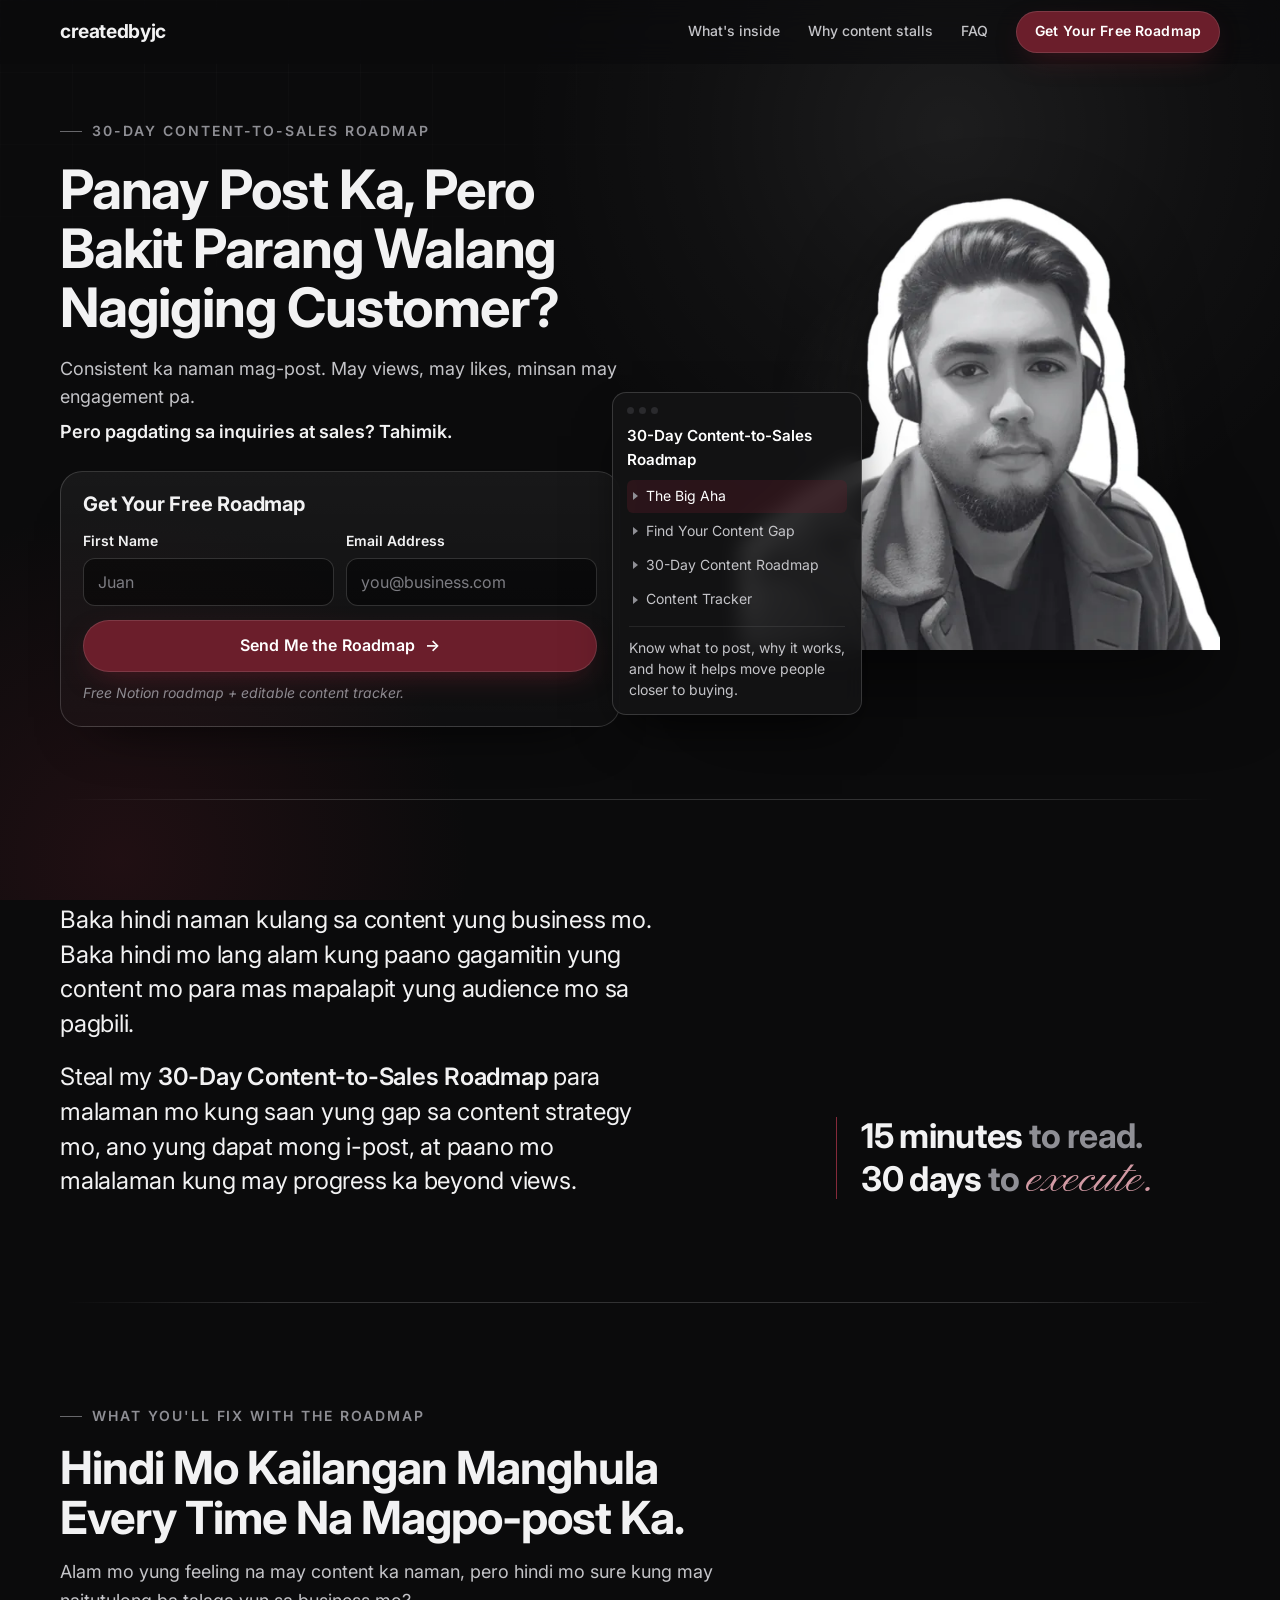
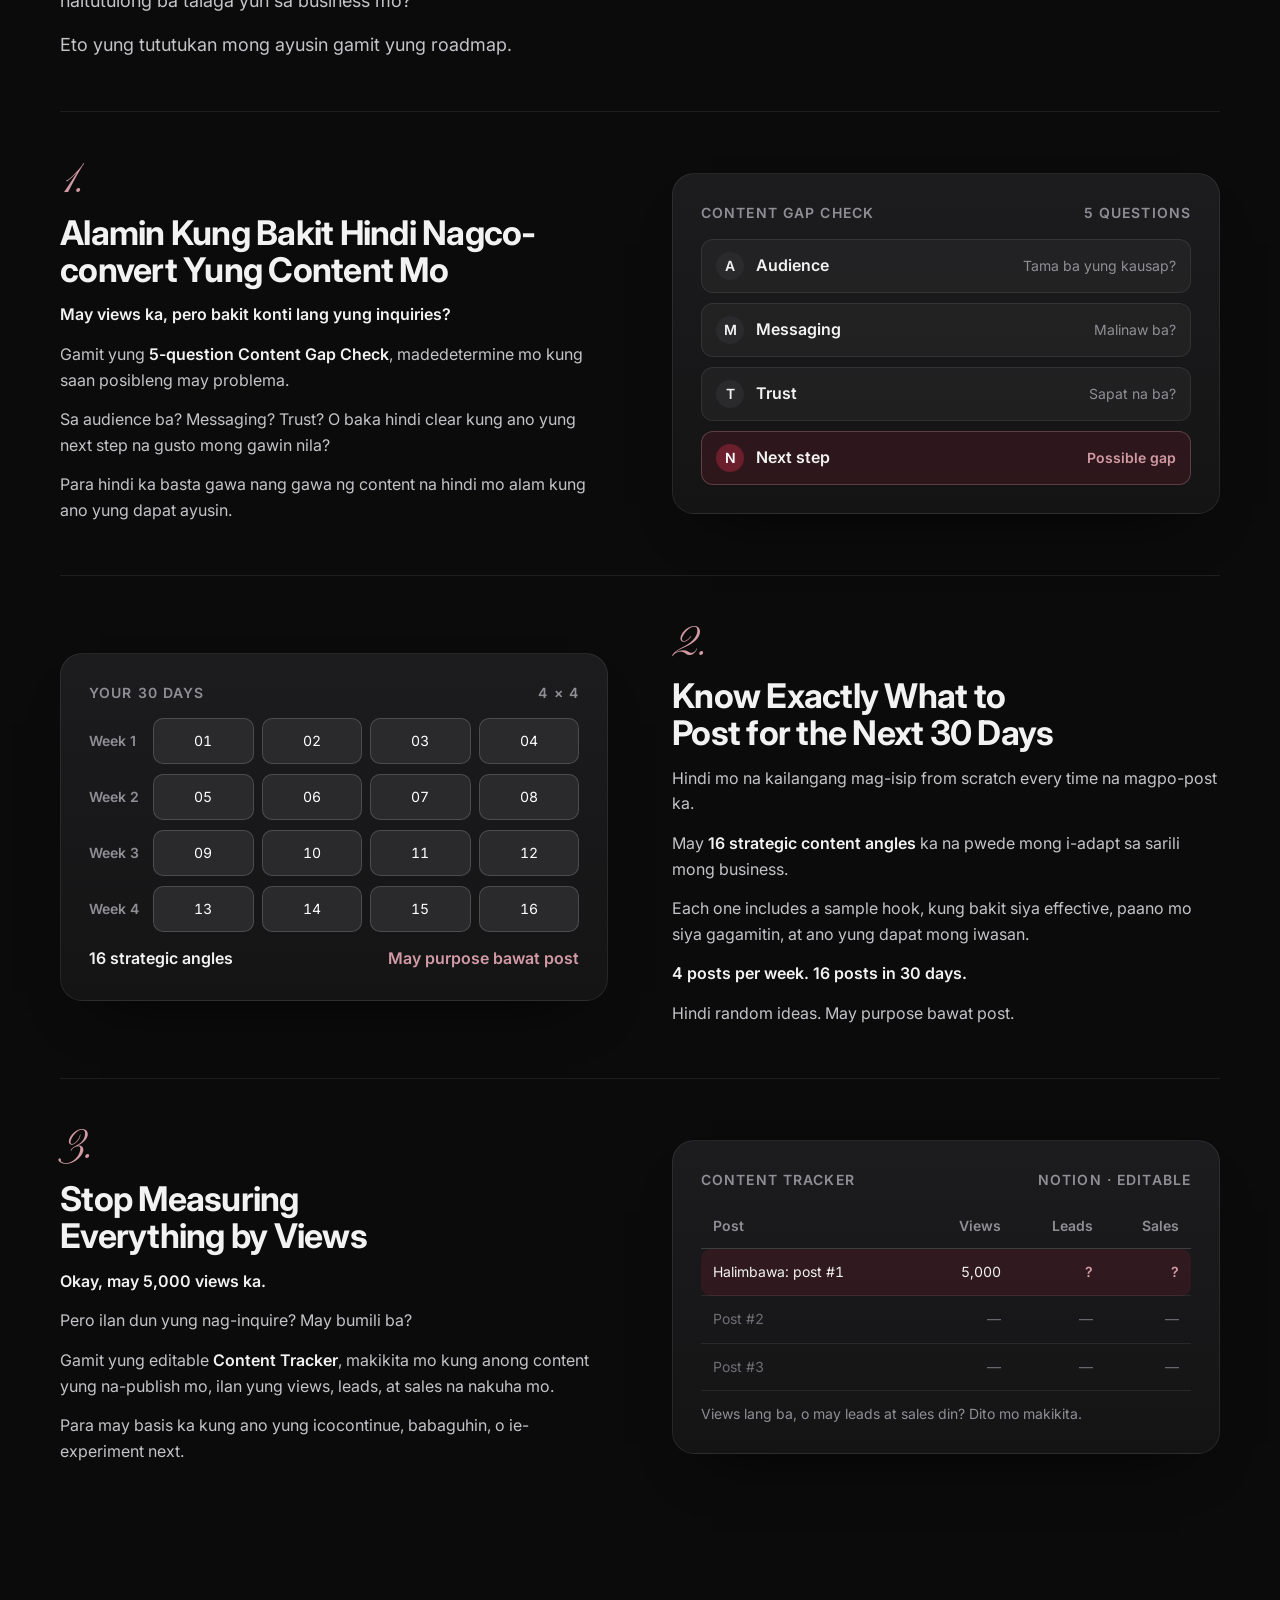
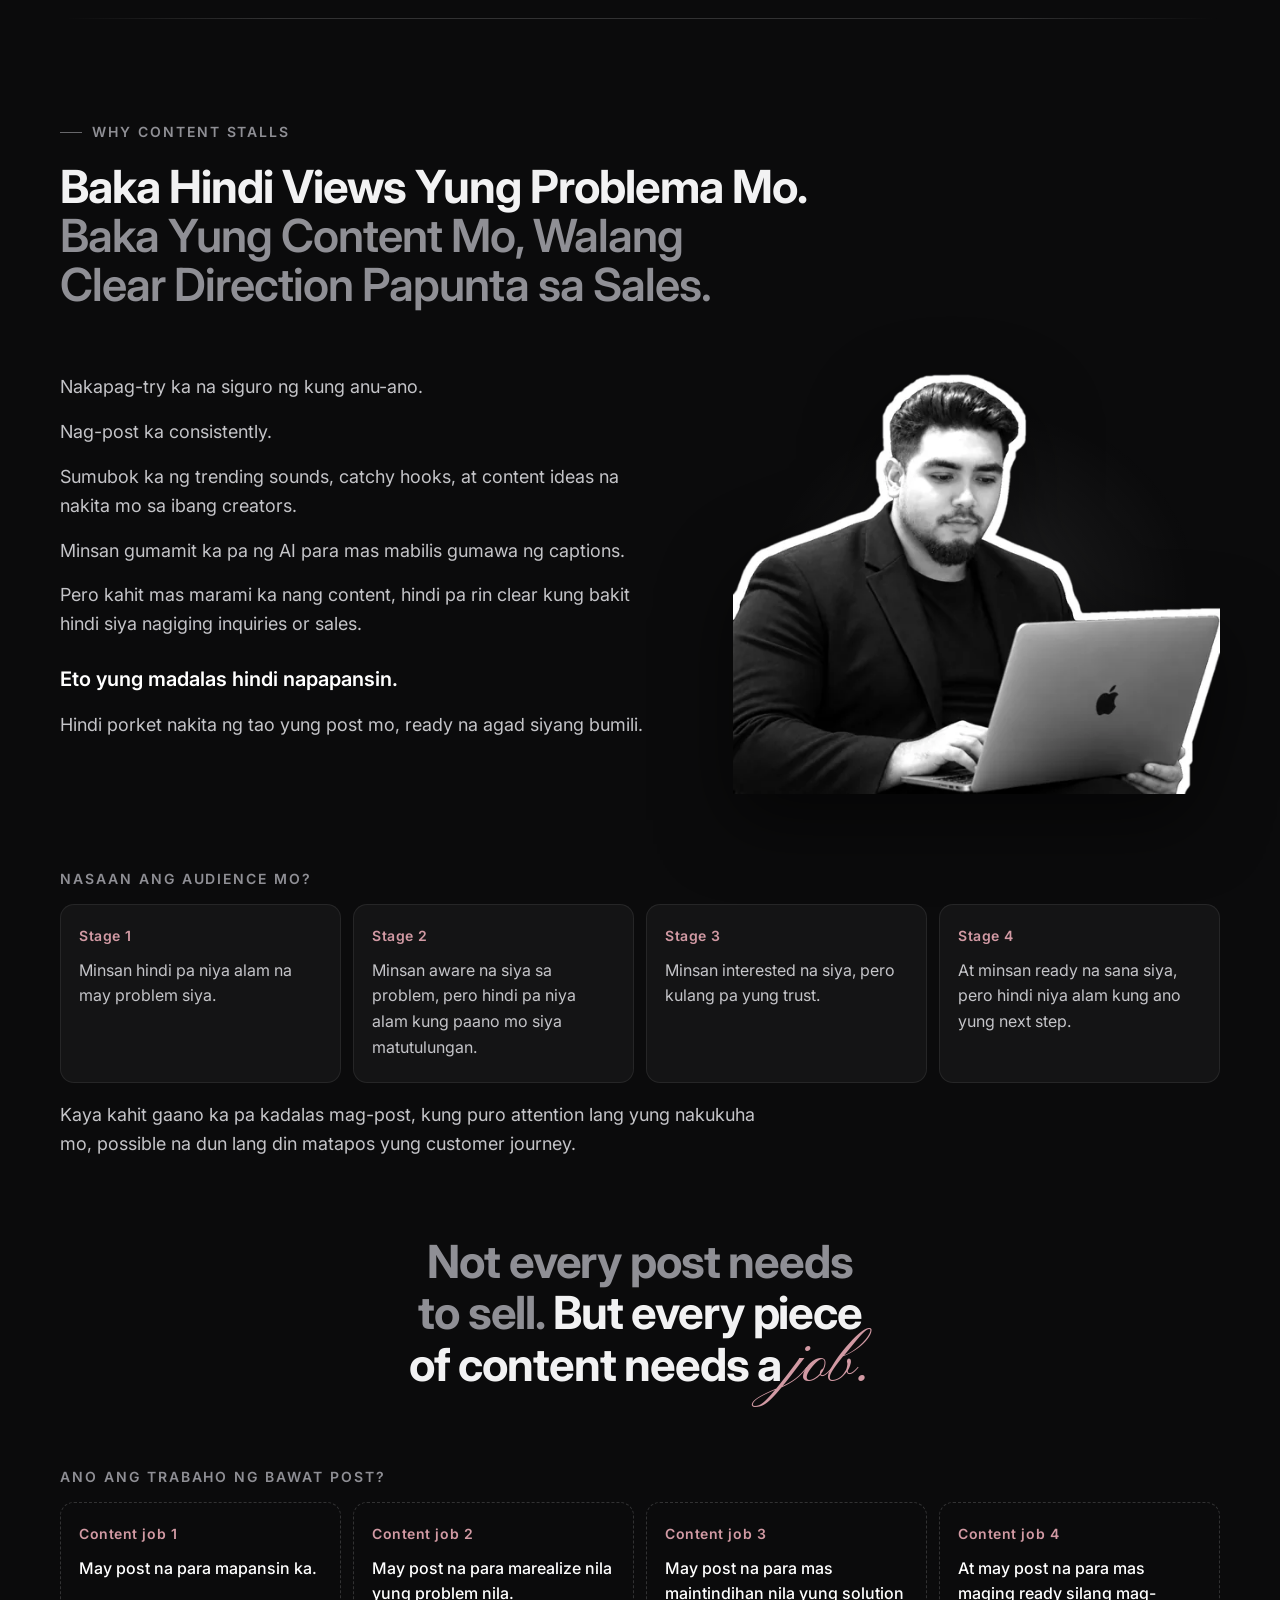
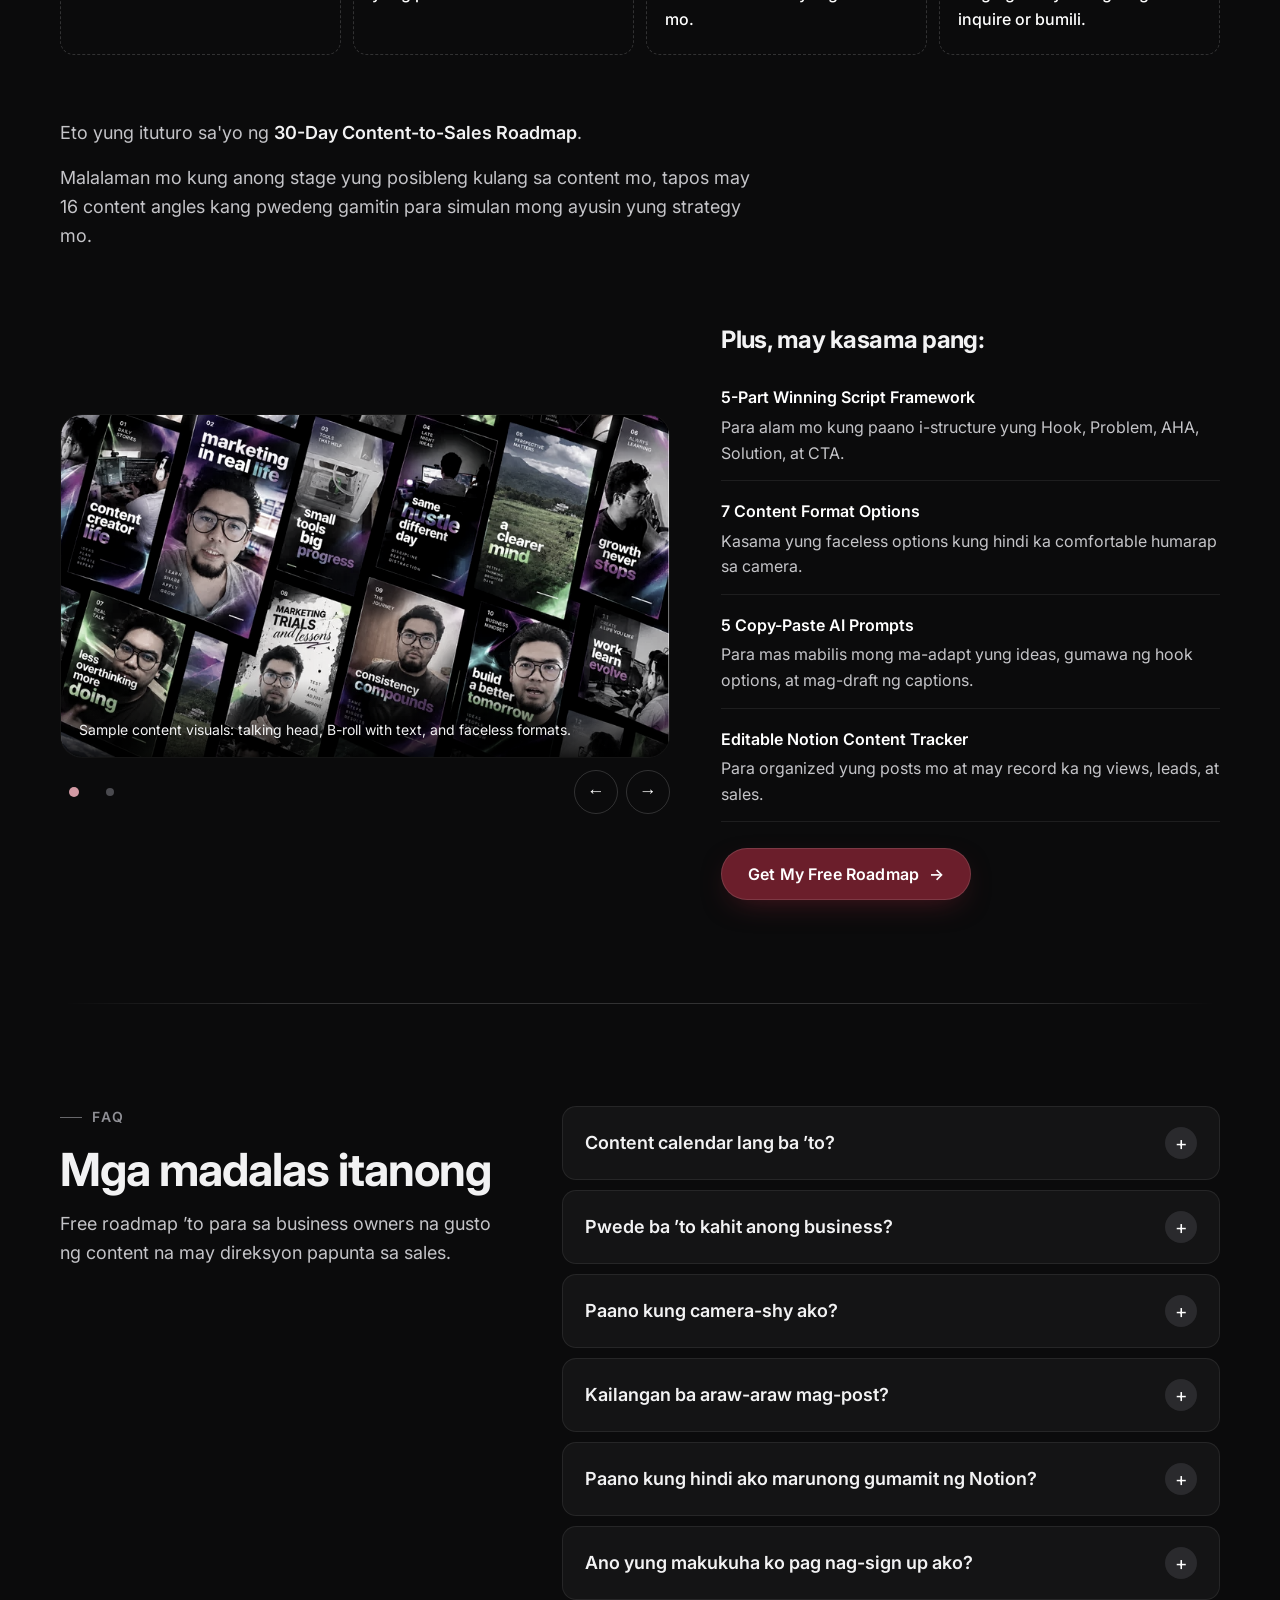
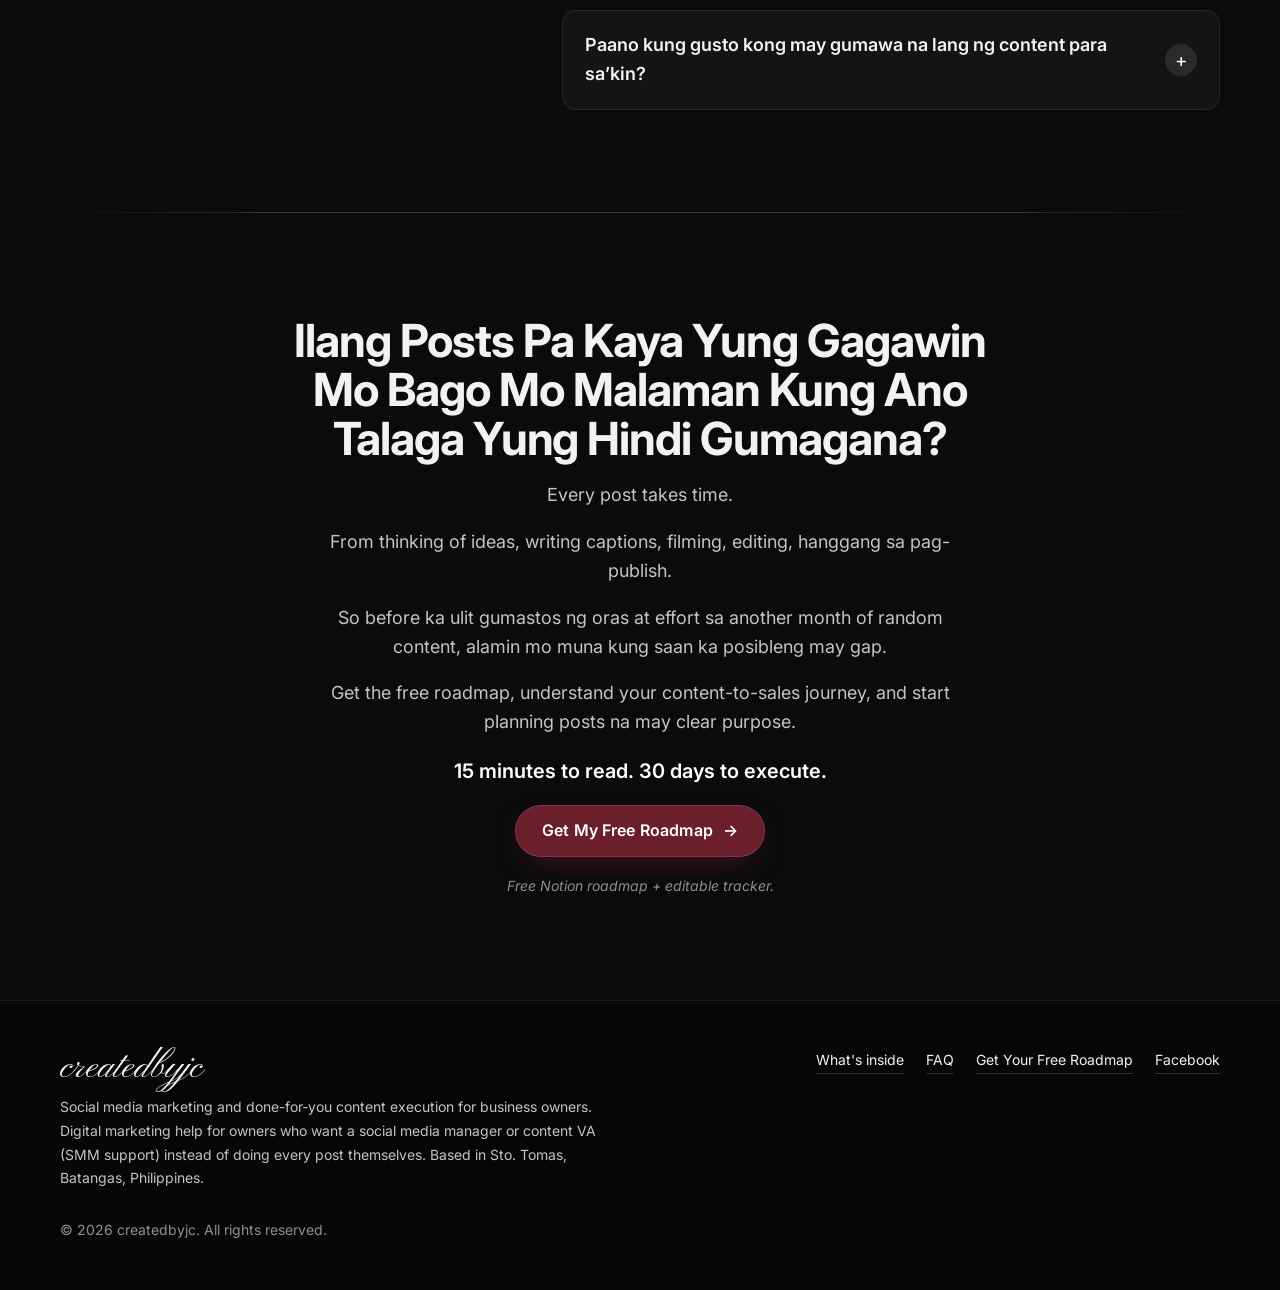
<file: index.html>
<!doctype html>
<html lang="fil" class="no-js">
<head>
<meta charset="utf-8">
<meta name="viewport" content="width=device-width, initial-scale=1, viewport-fit=cover">
<title>Free Social Media Marketing Roadmap | createdbyjc</title>
<meta name="claude:viewport-fit-sides" content="cover">
<meta name="description" content="Panay post pero walang sales? Get createdbyjc's free 30-Day Content-to-Sales Roadmap: social media marketing for business owners, plus a Notion tracker.">
<meta name="robots" content="index, follow, max-image-preview:large">
<meta name="theme-color" content="#121011">
<!-- CANONICAL: added by tools/set-domain.py once the production domain is known -->
<link rel="canonical" href="https://jcobar29.github.io/createdbyjc/">
<meta property="og:url" content="https://jcobar29.github.io/createdbyjc/">
<meta property="og:image" content="https://jcobar29.github.io/createdbyjc/assets/og-image.jpg">
<meta property="og:type" content="website">
<meta property="og:site_name" content="createdbyjc">
<meta property="og:locale" content="en_PH">
<meta property="og:title" content="Free 30-Day Content-to-Sales Roadmap | createdbyjc">
<meta property="og:description" content="Panay post ka, pero bakit parang walang nagiging customer? Alamin kung saan ang gap sa content strategy mo. Free Notion roadmap + editable content tracker.">
<meta name="twitter:card" content="summary_large_image">
<link rel="preconnect" href="https://fonts.googleapis.com">
<link rel="preconnect" href="https://fonts.gstatic.com" crossorigin>
<link rel="stylesheet" href="https://fonts.googleapis.com/css2?family=Inter:wght@400;500;600;700&family=Pinyon+Script&display=swap">
<link rel="preload" as="image" href="assets/jc-hero-960.webp" imagesrcset="assets/jc-hero-560.webp 560w, assets/jc-hero-960.webp 960w" imagesizes="(max-width: 560px) 320px, (max-width: 980px) 420px, 480px">
<link rel="stylesheet" href="assets/site.css">
<script type="application/ld+json">
{
  "@context": "https://schema.org",
  "@type": "ProfessionalService",
  "name": "createdbyjc",
  "url": "https://jcobar29.github.io/createdbyjc/",
  "description": "Done-for-you social media marketing and content execution for business owners, plus a free 30-Day Content-to-Sales Roadmap.",
  "areaServed": [
    { "@type": "City", "name": "Sto. Tomas", "containedInPlace": { "@type": "AdministrativeArea", "name": "Batangas, Philippines" } },
    { "@type": "Country", "name": "Philippines" }
  ],
  "knowsAbout": ["Social media marketing", "Social media manager services", "Digital marketing", "SMM", "Virtual assistant (VA) content support", "Content strategy"],
  "sameAs": ["https://www.facebook.com/createdbyjc.cobar/"]
}
</script>
</head>
<body>
<a class="skip" href="#main">Skip to content</a>
<div class="backdrop" aria-hidden="true"><div class="grain"></div></div>

<header class="site-header">
  <div class="wrap">
    <a class="wordmark" href="index.html" aria-label="createdbyjc home">createdbyjc</a>
    <nav class="nav" aria-label="Main">
      <a href="#roadmap">What's inside</a>
      <a href="#why">Why content stalls</a>
      <a href="#faq">FAQ</a>
      <a class="btn btn-sm" href="#optin">Get Your Free Roadmap</a>
    </nav>
  </div>
</header>

<main id="main">

  <!-- HERO -->
  <section class="hero" aria-labelledby="hero-title">
    <div class="wrap hero-grid">
      <div class="hero-copy">
        <p class="eyebrow">30-Day Content-to-Sales Roadmap</p>
        <h1 id="hero-title">Panay Post Ka, Pero Bakit Parang Walang Nagiging Customer?</h1>
        <div class="pain">
          <p>Consistent ka naman mag-post. May views, may likes, minsan may engagement pa.</p>
          <p><strong>Pero pagdating sa inquiries at sales? Tahimik.</strong></p>
        </div>

        <form id="optin-form" class="optin" novalidate data-next="thank-you.html" aria-labelledby="optin-title">
          <span id="optin" class="sr-only" tabindex="-1"></span>
          <h2 id="optin-title">Get Your Free Roadmap</h2>
          <div class="fields">
            <div class="field">
              <label for="first-name">First Name</label>
              <input id="first-name" name="firstName" type="text" autocomplete="given-name" placeholder="Juan" required aria-describedby="first-name-error" maxlength="60">
              <p class="error" id="first-name-error" aria-live="polite"></p>
            </div>
            <div class="field">
              <label for="email">Email Address</label>
              <input id="email" name="email" type="email" inputmode="email" autocomplete="email" placeholder="you@business.com" required aria-describedby="email-error" maxlength="120">
              <p class="error" id="email-error" aria-live="polite"></p>
            </div>
          </div>
          <button class="btn" type="submit">Send Me the Roadmap <span class="arrow" aria-hidden="true">→</span></button>
          <div class="form-status" role="status" aria-live="polite"></div>
          <p class="fine">Free Notion roadmap + editable content tracker.</p>
        </form>
      </div>

      <div class="hero-visual">
        <div class="portrait">
          <img src="assets/jc-hero-960.webp"
               srcset="assets/jc-hero-560.webp 560w, assets/jc-hero-960.webp 960w"
               sizes="(max-width: 560px) 320px, (max-width: 980px) 420px, 480px"
               width="960" height="908" fetchpriority="high"
               alt="Black-and-white portrait of createdbyjc wearing headphones and a coat, with a white cutout outline">
        </div>
        <div class="roadmap-card" role="img" aria-label="Preview of the 30-Day Content-to-Sales Roadmap in Notion: The Big Aha, Find Your Content Gap, 30-Day Content Roadmap, Content Tracker. Know what to post, why it works, and how it helps move people closer to buying.">
          <div class="dots"><i></i><i></i><i></i></div>
          <div class="rc-title">30-Day Content-to-Sales Roadmap</div>
          <ul>
            <li>The Big Aha</li>
            <li>Find Your Content Gap</li>
            <li>30-Day Content Roadmap</li>
            <li>Content Tracker</li>
          </ul>
          <p class="rc-sub">Know what to post, why it works, and how it helps move people closer to buying.</p>
        </div>
      </div>
    </div>
  </section>

  <!-- BRIDGE -->
  <section class="band bridge" aria-label="About the roadmap">
    <div class="wrap bridge-grid">
      <div class="statement reveal">
        <p>Baka hindi naman kulang sa content yung business mo. Baka hindi mo lang alam kung paano gagamitin yung content mo para mas mapalapit yung audience mo sa pagbili.</p>
        <p>Steal my <strong>30-Day Content-to-Sales Roadmap</strong> para malaman mo kung saan yung gap sa content strategy mo, ano yung dapat mong i-post, at paano mo malalaman kung may progress ka beyond views.</p>
      </div>
      <div class="timebox reveal">
        <p class="big">15 minutes <span class="muted">to read.</span></p>
        <p class="big">30 days <span class="muted">to</span> <span class="script">execute.</span></p>
      </div>
    </div>
  </section>

  <!-- BENEFITS -->
  <section id="roadmap" class="band" aria-labelledby="benefits-title">
    <div class="wrap">
      <div class="section-head reveal">
        <p class="eyebrow">What you'll fix with the roadmap</p>
        <h2 id="benefits-title">Hindi Mo Kailangan Manghula Every Time Na Magpo-post Ka.</h2>
        <p class="lede">Alam mo yung feeling na may content ka naman, pero hindi mo sure kung may naitutulong ba talaga yun sa business mo?</p>
        <p class="lede">Eto yung tututukan mong ayusin gamit yung roadmap.</p>
      </div>

      <div class="benefits">
        <article class="benefit">
          <div class="benefit-copy reveal">
            <span class="num" aria-hidden="true">1.</span>
            <h3>Alamin Kung Bakit Hindi Nagco-convert Yung Content Mo</h3>
            <p class="kicker">May views ka, pero bakit konti lang yung inquiries?</p>
            <p>Gamit yung <strong>5-question Content Gap Check</strong>, madedetermine mo kung saan posibleng may problema.</p>
            <p>Sa audience ba? Messaging? Trust? O baka hindi clear kung ano yung next step na gusto mong gawin nila?</p>
            <p>Para hindi ka basta gawa nang gawa ng content na hindi mo alam kung ano yung dapat ayusin.</p>
          </div>
          <div class="benefit-visual reveal">
            <div class="panel" role="img" aria-label="Illustration of the Content Gap Check: audience, messaging, trust and next step, with the next step flagged as a possible gap">
              <div class="panel-label"><span>Content Gap Check</span><span>5 questions</span></div>
              <div class="gapcheck">
                <div class="row"><span class="q">A</span><b>Audience</b><span class="tag">Tama ba yung kausap?</span></div>
                <div class="row"><span class="q">M</span><b>Messaging</b><span class="tag">Malinaw ba?</span></div>
                <div class="row"><span class="q">T</span><b>Trust</b><span class="tag">Sapat na ba?</span></div>
                <div class="row flag"><span class="q">N</span><b>Next step</b><span class="tag">Possible gap</span></div>
              </div>
            </div>
          </div>
        </article>

        <article class="benefit">
          <div class="benefit-copy reveal">
            <span class="num" aria-hidden="true">2.</span>
            <h3>Know Exactly What to Post for the Next 30 Days</h3>
            <p>Hindi mo na kailangang mag-isip from scratch every time na magpo-post ka.</p>
            <p>May <strong>16 strategic content angles</strong> ka na pwede mong i-adapt sa sarili mong business.</p>
            <p>Each one includes a sample hook, kung bakit siya effective, paano mo siya gagamitin, at ano yung dapat mong iwasan.</p>
            <p class="kicker">4 posts per week. 16 posts in 30 days.</p>
            <p>Hindi random ideas. May purpose bawat post.</p>
          </div>
          <div class="benefit-visual reveal">
            <div class="panel" role="img" aria-label="Calendar: 4 weeks with 4 posts each, 16 posts in 30 days">
              <div class="panel-label"><span>Your 30 days</span><span>4 × 4</span></div>
              <div class="month">
                <div class="week"><span>Week 1</span><i style="--i:0">01</i><i style="--i:1">02</i><i style="--i:2">03</i><i style="--i:3">04</i></div>
                <div class="week"><span>Week 2</span><i style="--i:4">05</i><i style="--i:5">06</i><i style="--i:6">07</i><i style="--i:7">08</i></div>
                <div class="week"><span>Week 3</span><i style="--i:8">09</i><i style="--i:9">10</i><i style="--i:10">11</i><i style="--i:11">12</i></div>
                <div class="week"><span>Week 4</span><i style="--i:12">13</i><i style="--i:13">14</i><i style="--i:14">15</i><i style="--i:15">16</i></div>
              </div>
              <div class="month-foot"><span>16 strategic angles</span><span>May purpose bawat post</span></div>
            </div>
          </div>
        </article>

        <article class="benefit">
          <div class="benefit-copy reveal">
            <span class="num" aria-hidden="true">3.</span>
            <h3>Stop Measuring Everything by Views</h3>
            <p class="kicker">Okay, may 5,000 views ka.</p>
            <p>Pero ilan dun yung nag-inquire? May bumili ba?</p>
            <p>Gamit yung editable <strong>Content Tracker</strong>, makikita mo kung anong content yung na-publish mo, ilan yung views, leads, at sales na nakuha mo.</p>
            <p>Para may basis ka kung ano yung icocontinue, babaguhin, o ie-experiment next.</p>
          </div>
          <div class="benefit-visual reveal">
            <div class="panel">
              <div class="panel-label"><span>Content Tracker</span><span>Notion · editable</span></div>
              <div class="table-scroll">
                <table class="tracker">
                  <caption class="sr-only">Example row of the content tracker: views are recorded next to leads and sales</caption>
                  <thead><tr><th scope="col">Post</th><th scope="col" class="num">Views</th><th scope="col" class="num">Leads</th><th scope="col" class="num">Sales</th></tr></thead>
                  <tbody>
                    <tr class="example"><td>Halimbawa: post #1</td><td class="num">5,000</td><td class="num q">?</td><td class="num q">?</td></tr>
                    <tr class="empty"><td>Post #2</td><td class="num">—</td><td class="num">—</td><td class="num">—</td></tr>
                    <tr class="empty"><td>Post #3</td><td class="num">—</td><td class="num">—</td><td class="num">—</td></tr>
                  </tbody>
                </table>
              </div>
              <p class="tracker-note">Views lang ba, o may leads at sales din? Dito mo makikita.</p>
            </div>
          </div>
        </article>
      </div>
    </div>
  </section>

  <!-- POSITIONING -->
  <section id="why" class="band" aria-labelledby="why-title">
    <div class="wrap">
      <div class="pos-head reveal">
        <p class="eyebrow">Why content stalls</p>
        <h2 id="why-title">Baka Hindi Views Yung Problema Mo. <span class="soft">Baka Yung Content Mo, Walang Clear Direction Papunta sa Sales.</span></h2>
      </div>

      <div class="pos-grid">
        <div class="story reveal">
          <p>Nakapag-try ka na siguro ng kung anu-ano.</p>
          <p>Nag-post ka consistently.</p>
          <p>Sumubok ka ng trending sounds, catchy hooks, at content ideas na nakita mo sa ibang creators.</p>
          <p>Minsan gumamit ka pa ng AI para mas mabilis gumawa ng captions.</p>
          <p>Pero kahit mas marami ka nang content, hindi pa rin clear kung bakit hindi siya nagiging inquiries or sales.</p>
          <p class="turn">Eto yung madalas hindi napapansin.</p>
          <p>Hindi porket nakita ng tao yung post mo, ready na agad siyang bumili.</p>
        </div>
        <figure class="cutout pos-photo reveal">
          <img src="assets/jc-focus-880.webp" srcset="assets/jc-focus-560.webp 560w, assets/jc-focus-880.webp 880w"
               sizes="(max-width: 860px) 460px, 460px" width="880" height="760" loading="lazy" decoding="async"
               alt="Black-and-white cutout of createdbyjc typing on a laptop, focused on the screen">
        </figure>
      </div>

      <div class="journey">
        <h3 class="reveal">Nasaan ang audience mo?</h3>
        <ol class="stages reveal">
          <li class="stage"><p>Minsan hindi pa niya alam na may problem siya.</p></li>
          <li class="stage"><p>Minsan aware na siya sa problem, pero hindi pa niya alam kung paano mo siya matutulungan.</p></li>
          <li class="stage"><p>Minsan interested na siya, pero kulang pa yung trust.</p></li>
          <li class="stage"><p>At minsan ready na sana siya, pero hindi niya alam kung ano yung next step.</p></li>
        </ol>
        <p class="bridge-line reveal">Kaya kahit gaano ka pa kadalas mag-post, kung puro attention lang yung nakukuha mo, possible na dun lang din matapos yung customer journey.</p>
      </div>

      <div class="quote reveal">
        <p><span class="soft">Not every post needs to sell.</span> But every piece of content needs a <span class="script">job.</span></p>
      </div>

      <div class="journey tight">
        <h3 class="reveal">Ano ang trabaho ng bawat post?</h3>
        <ol class="stages jobs reveal">
          <li class="stage"><p>May post na para mapansin ka.</p></li>
          <li class="stage"><p>May post na para marealize nila yung problem nila.</p></li>
          <li class="stage"><p>May post na para mas maintindihan nila yung solution mo.</p></li>
          <li class="stage"><p>At may post na para mas maging ready silang mag-inquire or bumili.</p></li>
        </ol>
      </div>

      <div class="teach reveal">
        <p>Eto yung ituturo sa'yo ng <strong>30-Day Content-to-Sales Roadmap</strong>.</p>
        <p>Malalaman mo kung anong stage yung posibleng kulang sa content mo, tapos may 16 content angles kang pwedeng gamitin para simulan mong ayusin yung strategy mo.</p>
      </div>

      <div class="extras">
        <div class="reveal" data-slider role="region" aria-roledescription="carousel" aria-label="Content formats and behind the scenes">
         <div class="slider" tabindex="0" aria-label="Use left and right arrow keys to change slides">
          <div class="slides">
            <figure class="slide" aria-roledescription="slide" aria-label="1 of 2">
              <img src="assets/content-formats-1366.webp" srcset="assets/content-formats-800.webp 800w, assets/content-formats-1366.webp 1366w"
                   sizes="(max-width: 920px) 100vw, 620px" width="1366" height="768" loading="lazy" decoding="async"
                   alt="A wall of vertical social media posts with bold captions, mixing talking-head videos, desk B-roll and scenic shots">
              <figcaption>Sample content visuals: talking head, B-roll with text, and faceless formats.</figcaption>
            </figure>
            <figure class="slide" aria-roledescription="slide" aria-label="2 of 2">
              <img src="assets/workspace-1366.webp" srcset="assets/workspace-800.webp 800w, assets/workspace-1366.webp 1366w"
                   sizes="(max-width: 920px) 100vw, 620px" width="1366" height="768" loading="lazy" decoding="async"
                   alt="A content creator wearing headphones edits a video at a desk, with a planning checklist overlay reading focus, consistency, progress">
              <figcaption>Behind the scenes: plan, script, film, edit, post, track.</figcaption>
            </figure>
          </div>
         </div>
          <div class="slider-ctrl">
            <div class="dots-nav">
              <button type="button" aria-label="Show slide 1"></button>
              <button type="button" aria-label="Show slide 2"></button>
            </div>
            <p class="sr-only" data-slider-status aria-live="polite"></p>
            <div class="arrows">
              <button type="button" class="icon-btn" data-slide-prev aria-label="Previous slide">←</button>
              <button type="button" class="icon-btn" data-slide-next aria-label="Next slide">→</button>
            </div>
          </div>
        </div>

        <div class="plus reveal">
          <h3>Plus, may kasama pang:</h3>
          <ul>
            <li><b>5-Part Winning Script Framework</b><span>Para alam mo kung paano i-structure yung Hook, Problem, AHA, Solution, at CTA.</span></li>
            <li><b>7 Content Format Options</b><span>Kasama yung faceless options kung hindi ka comfortable humarap sa camera.</span></li>
            <li><b>5 Copy-Paste AI Prompts</b><span>Para mas mabilis mong ma-adapt yung ideas, gumawa ng hook options, at mag-draft ng captions.</span></li>
            <li><b>Editable Notion Content Tracker</b><span>Para organized yung posts mo at may record ka ng views, leads, at sales.</span></li>
          </ul>
          <a class="btn" href="#optin">Get My Free Roadmap <span class="arrow" aria-hidden="true">→</span></a>
        </div>
      </div>
    </div>
  </section>

  <!-- FAQ -->
  <section id="faq" class="band" aria-labelledby="faq-title">
    <div class="wrap faq-grid">
      <div class="section-head reveal">
        <p class="eyebrow">FAQ</p>
        <h2 id="faq-title">Mga madalas itanong</h2>
        <p class="lede">Free roadmap ’to para sa business owners na gusto ng content na may direksyon papunta sa sales.</p>
      </div>
      <div class="faq reveal">
        <details>
          <summary>Content calendar lang ba ’to?</summary>
          <div class="answer">
            <p>Hindi. Kasi hindi lang naman yung “Ano ipo-post ko?” yung kailangan mong masagot.</p>
            <p>Mas importante rin yung “Bakit ko ’to ipo-post? Ano yung gusto kong mangyari after nila makita?”</p>
            <p>Kaya bawat content angle sa roadmap may explanation kung ano yung job niya, bakit siya effective, at paano mo siya i-aadapt sa business mo.</p>
          </div>
        </details>
        <details>
          <summary>Pwede ba ’to kahit anong business?</summary>
          <div class="answer">
            <p>Yes. Designed yung 16 content angles para ma-adapt sa iba’t ibang products at services.</p>
            <p>Whether online seller ka, service provider, freelancer, or local business owner, pwede mong gamitin yung templates based sa problems, questions, at needs ng customers mo.</p>
            <p>Of course, depende pa rin yung actual results sa offer, audience, at execution mo.</p>
          </div>
        </details>
        <details>
          <summary>Paano kung camera-shy ako?</summary>
          <div class="answer">
            <p>Okay lang. Hindi mo kailangan laging humarap sa camera.</p>
            <p>May 7 content formats sa roadmap, including B-roll with text, voiceover, screen recording, at product or service showcases.</p>
            <p>May suggested path din para sa mga gusto munang mag-start sa faceless content.</p>
          </div>
        </details>
        <details>
          <summary>Kailangan ba araw-araw mag-post?</summary>
          <div class="answer">
            <p>Hindi.</p>
            <p><strong>16 posts lang across 30 days</strong>, around 4 posts per week.</p>
            <p>May enough room ka para mag-plan, gumawa, at mag-review ng content mo between posting days.</p>
          </div>
        </details>
        <details>
          <summary>Paano kung hindi ako marunong gumamit ng Notion?</summary>
          <div class="answer">
            <p>No advanced Notion skills needed.</p>
            <p>Open mo lang yung roadmap, basahin yung guides, at pwede mong i-duplicate yung template sa sarili mong Notion workspace para ma-track yung progress mo.</p>
          </div>
        </details>
        <details>
          <summary>Ano yung makukuha ko pag nag-sign up ako?</summary>
          <div class="answer">
            <p>Free Notion roadmap + editable content tracker. Kasama dun yung 5-question Content Gap Check, 16 strategic content angles, 5-Part Winning Script Framework, 7 content format options, at 5 copy-paste AI prompts.</p>
          </div>
        </details>
        <details>
          <summary>Paano kung gusto kong may gumawa na lang ng content para sa’kin?</summary>
          <div class="answer">
            <p>Pwede. Done-for-you service yung offer ng createdbyjc para sa content execution, para hindi ikaw lahat ang nagpa-plan, nagsi-script, nagfi-film, nag-e-edit, nagpo-post, at nagta-track.</p>
            <p>Mag-message ka lang kay createdbyjc sa <a href="https://www.facebook.com/createdbyjc.cobar/" data-facebook target="_blank" rel="noopener">Facebook</a> para mapag-usapan kung anong support yung kailangan ng business mo.</p>
          </div>
        </details>
      </div>
    </div>
  </section>

  <!-- FINAL CTA -->
  <section class="band final" aria-labelledby="final-title">
    <div class="wrap">
      <div class="inner reveal">
        <h2 id="final-title">Ilang Posts Pa Kaya Yung Gagawin Mo Bago Mo Malaman Kung Ano Talaga Yung Hindi Gumagana?</h2>
        <p class="lede">Every post takes time.</p>
        <p class="lede">From thinking of ideas, writing captions, filming, editing, hanggang sa pag-publish.</p>
        <p class="lede">So before ka ulit gumastos ng oras at effort sa another month of random content, alamin mo muna kung saan ka posibleng may gap.</p>
        <p class="lede">Get the free roadmap, understand your content-to-sales journey, and start planning posts na may clear purpose.</p>
        <p class="timeline">15 minutes to read. 30 days to execute.</p>
        <a class="btn" href="#optin">Get My Free Roadmap <span class="arrow" aria-hidden="true">→</span></a>
        <p class="fine">Free Notion roadmap + editable tracker.</p>
      </div>
    </div>
  </section>
</main>

<footer class="site-footer">
  <div class="wrap">
    <div class="footer-grid">
      <div>
        <p class="sig">createdbyjc</p>
        <p>Social media marketing and done-for-you content execution for business owners. Digital marketing help for owners who want a social media manager or content VA (SMM support) instead of doing every post themselves. Based in Sto. Tomas, Batangas, Philippines.</p>
      </div>
      <nav class="footer-links" aria-label="Footer">
        <a href="#roadmap">What's inside</a>
        <a href="#faq">FAQ</a>
        <a href="#optin">Get Your Free Roadmap</a>
        <a href="https://www.facebook.com/createdbyjc.cobar/" data-facebook target="_blank" rel="noopener">Facebook</a>
      </nav>
    </div>
    <p class="copy">© <span data-year>2026</span> createdbyjc. All rights reserved.</p>
  </div>
</footer>

<script src="assets/config.js"></script>
<script src="assets/site.js"></script>
</body>
</html>
</file>
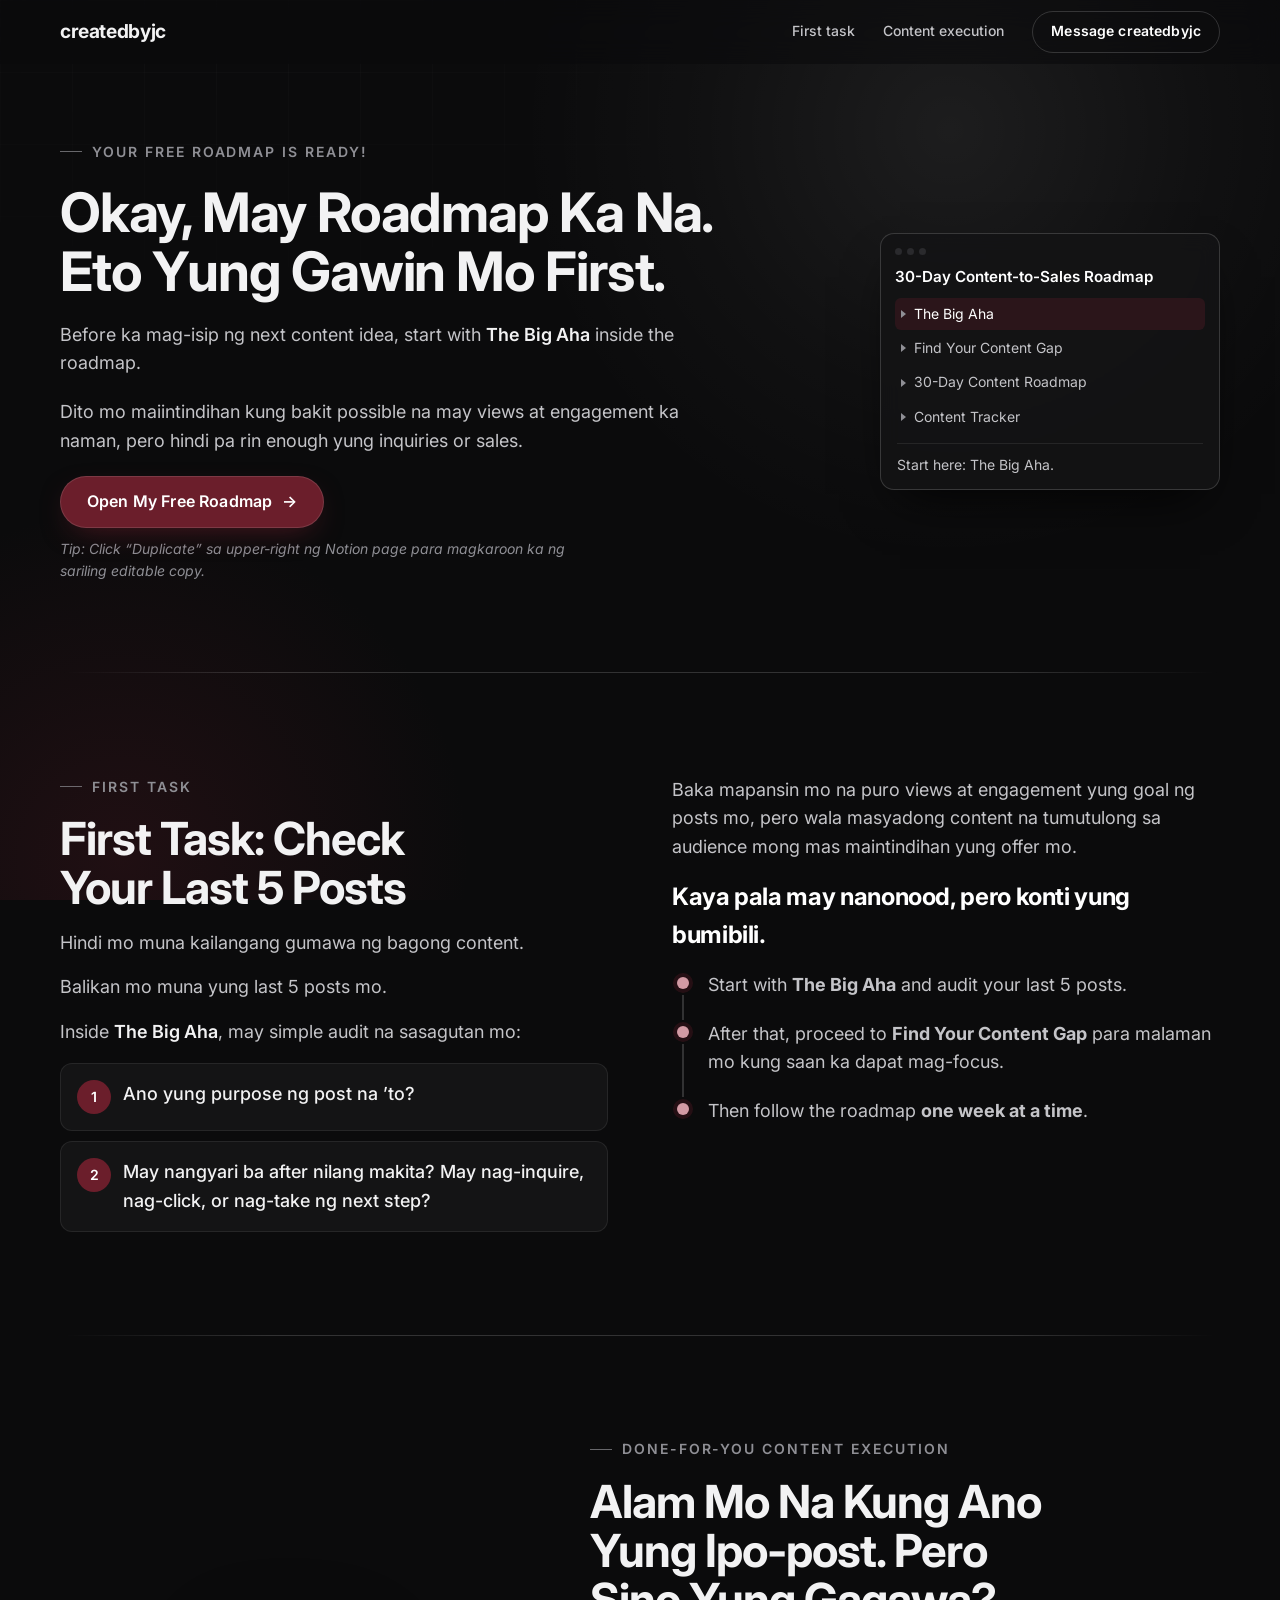
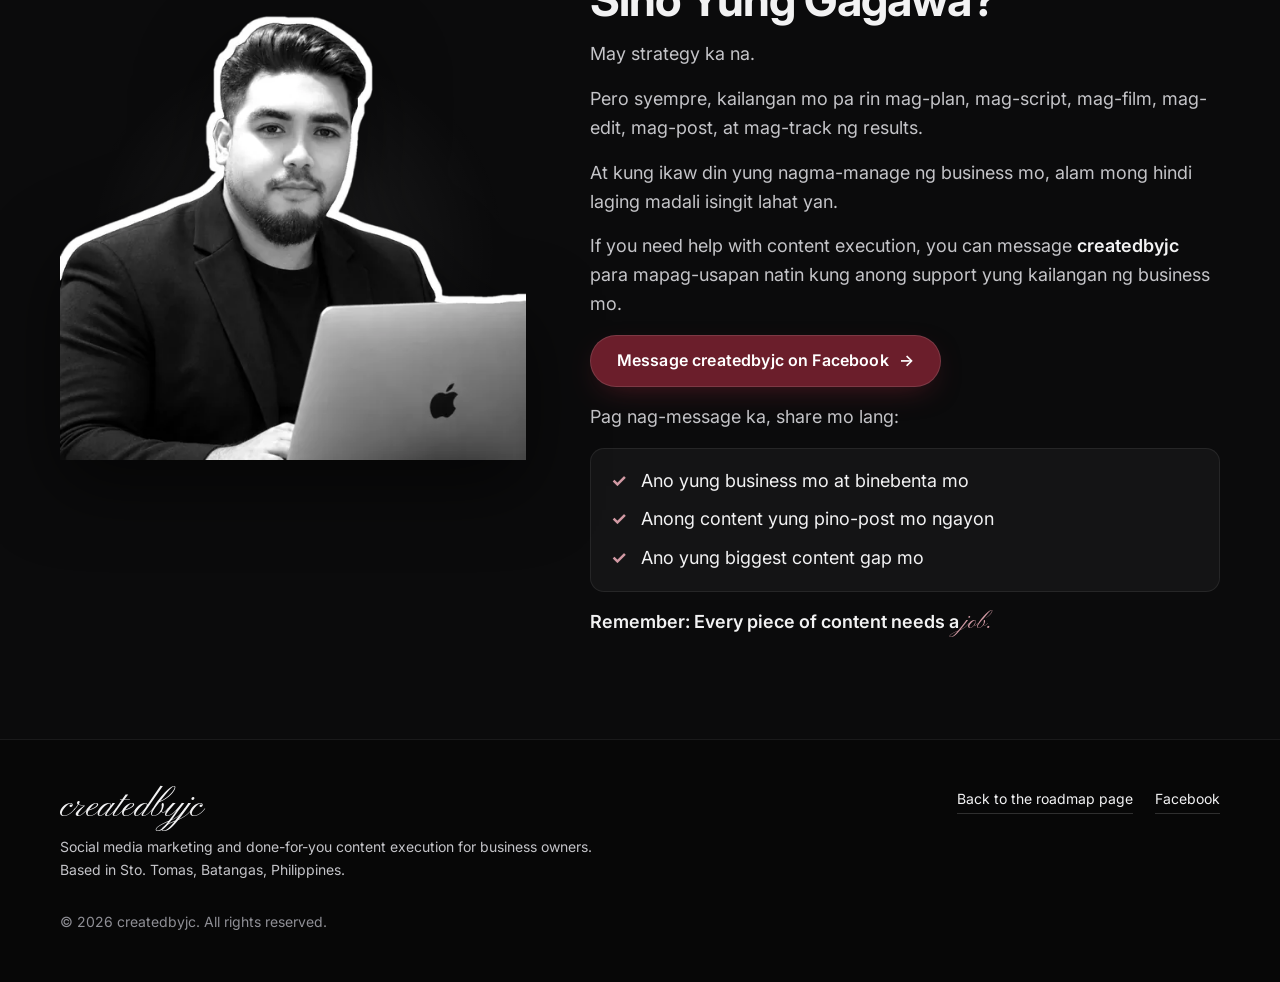
<file: thank-you.html>
<!doctype html>
<html lang="fil" class="no-js">
<head>
<meta charset="utf-8">
<meta name="viewport" content="width=device-width, initial-scale=1, viewport-fit=cover">
<title>Your Free Roadmap Is Ready | createdbyjc</title>
<meta name="claude:viewport-fit-sides" content="cover">
<meta name="description" content="Your free 30-Day Content-to-Sales Roadmap is ready. Start with The Big Aha, audit your last 5 posts, then follow the roadmap one week at a time.">
<meta name="robots" content="noindex, follow">
<meta name="theme-color" content="#121011">
<link rel="preconnect" href="https://fonts.googleapis.com">
<link rel="preconnect" href="https://fonts.gstatic.com" crossorigin>
<link rel="stylesheet" href="https://fonts.googleapis.com/css2?family=Inter:wght@400;500;600;700&family=Pinyon+Script&display=swap">
<link rel="stylesheet" href="assets/site.css">
</head>
<body>
<a class="skip" href="#main">Skip to content</a>
<div class="backdrop" aria-hidden="true"><div class="grain"></div></div>

<header class="site-header">
  <div class="wrap">
    <a class="wordmark" href="index.html" aria-label="createdbyjc home">createdbyjc</a>
    <nav class="nav" aria-label="Main">
      <a href="#first-task">First task</a>
      <a href="#help">Content execution</a>
      <a class="btn btn-sm btn-ghost" href="https://www.facebook.com/createdbyjc.cobar/" data-facebook target="_blank" rel="noopener">Message createdbyjc</a>
    </nav>
  </div>
</header>

<main id="main">
  <section class="ty-hero" aria-labelledby="ty-title">
    <div class="wrap ty-grid">
      <div class="inner">
        <p class="hello" data-hello hidden></p>
        <p class="eyebrow">Your free roadmap is ready!</p>
        <h1 id="ty-title">Okay, May Roadmap Ka Na. Eto Yung Gawin Mo First.</h1>
        <p class="lede">Before ka mag-isip ng next content idea, start with <strong>The Big Aha</strong> inside the roadmap.</p>
        <p class="lede">Dito mo maiintindihan kung bakit possible na may views at engagement ka naman, pero hindi pa rin enough yung inquiries or sales.</p>
        <div class="ty-actions">
          <a class="btn" data-roadmap-link href="#" target="_blank" rel="noopener">Open My Free Roadmap <span class="arrow" aria-hidden="true">→</span></a>
          <p class="pending-link" data-roadmap-pending hidden>Ina-upload pa yung roadmap link sa page na ’to. Para makuha mo na agad, mag-message kay createdbyjc sa <a href="https://www.facebook.com/createdbyjc.cobar/" data-facebook target="_blank" rel="noopener">Facebook</a>.</p>
          <p class="tip">Tip: Click “Duplicate” sa upper-right ng Notion page para magkaroon ka ng sariling editable copy.</p>
        </div>
      </div>
      <div class="roadmap-card ty-card reveal" role="img" aria-label="Preview of the roadmap in Notion with The Big Aha highlighted as the first section to open">
        <div class="dots"><i></i><i></i><i></i></div>
        <div class="rc-title">30-Day Content-to-Sales Roadmap</div>
        <ul>
          <li>The Big Aha</li>
          <li>Find Your Content Gap</li>
          <li>30-Day Content Roadmap</li>
          <li>Content Tracker</li>
        </ul>
        <p class="rc-sub">Start here: The Big Aha.</p>
      </div>
    </div>
  </section>

  <section id="first-task" class="band" aria-labelledby="task-title">
    <div class="wrap task-grid">
      <div class="task-copy reveal">
        <p class="eyebrow">First task</p>
        <h2 id="task-title">First Task: Check Your Last 5 Posts</h2>
        <p>Hindi mo muna kailangang gumawa ng bagong content.</p>
        <p>Balikan mo muna yung last 5 posts mo.</p>
        <p>Inside <strong>The Big Aha</strong>, may simple audit na sasagutan mo:</p>
        <ol class="audit">
          <li>Ano yung purpose ng post na ’to?</li>
          <li>May nangyari ba after nilang makita? May nag-inquire, nag-click, or nag-take ng next step?</li>
        </ol>
      </div>
      <div class="task-copy reveal">
        <p>Baka mapansin mo na puro views at engagement yung goal ng posts mo, pero wala masyadong content na tumutulong sa audience mong mas maintindihan yung offer mo.</p>
        <p class="aha">Kaya pala may nanonood, pero konti yung bumibili.</p>
        <ol class="path" aria-label="Your next steps">
          <li><span>Start with <b>The Big Aha</b> and audit your last 5 posts.</span></li>
          <li><span>After that, proceed to <b>Find Your Content Gap</b> para malaman mo kung saan ka dapat mag-focus.</span></li>
          <li><span>Then follow the roadmap <b>one week at a time</b>.</span></li>
        </ol>
      </div>
    </div>
  </section>

  <section id="help" class="band" aria-labelledby="help-title">
    <div class="wrap dfy-grid">
      <figure class="cutout dfy-photo reveal">
        <img src="assets/jc-laptop-880.webp" srcset="assets/jc-laptop-560.webp 560w, assets/jc-laptop-880.webp 880w"
             sizes="(max-width: 860px) 100vw, 460px" width="880" height="843" loading="lazy" decoding="async"
             alt="Black-and-white cutout of createdbyjc seated with a laptop, looking at the camera">
      </figure>
      <div class="dfy-copy reveal">
        <p class="eyebrow">Done-for-you content execution</p>
        <h2 id="help-title">Alam Mo Na Kung Ano Yung Ipo-post. Pero Sino Yung Gagawa?</h2>
        <p>May strategy ka na.</p>
        <p>Pero syempre, kailangan mo pa rin mag-plan, mag-script, mag-film, mag-edit, mag-post, at mag-track ng results.</p>
        <p>At kung ikaw din yung nagma-manage ng business mo, alam mong hindi laging madali isingit lahat yan.</p>
        <p>If you need help with content execution, you can message <strong>createdbyjc</strong> para mapag-usapan natin kung anong support yung kailangan ng business mo.</p>
        <a class="btn" href="https://www.facebook.com/createdbyjc.cobar/" data-facebook target="_blank" rel="noopener">Message createdbyjc on Facebook <span class="arrow" aria-hidden="true">→</span></a>
        <p>Pag nag-message ka, share mo lang:</p>
        <ul class="share-list">
          <li>Ano yung business mo at binebenta mo</li>
          <li>Anong content yung pino-post mo ngayon</li>
          <li>Ano yung biggest content gap mo</li>
        </ul>
        <p><strong>Remember: Every piece of content needs a <span class="script">job.</span></strong></p>
      </div>
    </div>
  </section>
</main>

<footer class="site-footer">
  <div class="wrap">
    <div class="footer-grid">
      <div>
        <p class="sig">createdbyjc</p>
        <p>Social media marketing and done-for-you content execution for business owners. Based in Sto. Tomas, Batangas, Philippines.</p>
      </div>
      <nav class="footer-links" aria-label="Footer">
        <a href="index.html">Back to the roadmap page</a>
        <a href="https://www.facebook.com/createdbyjc.cobar/" data-facebook target="_blank" rel="noopener">Facebook</a>
      </nav>
    </div>
    <p class="copy">© <span data-year>2026</span> createdbyjc. All rights reserved.</p>
  </div>
</footer>

<script src="assets/config.js"></script>
<script src="assets/site.js"></script>
</body>
</html>
</file>
<file: assets/site.css>
/* createdbyjc — Content-to-Sales funnel
   Layout: one continuous studio-black canvas, taken from the brand photos (black backdrop, gray backlight, white type).
   A single fixed backdrop carries the spotlight + slow glow so no section ever changes background; sections are
   separated by spacing and hairlines only. Burgundy is the one accent, used for actions and small highlights. */
:root {
  --bg: #0b0b0c;           /* studio black, matches the photo backdrops */
  --surface: #141415;      /* raised panels */
  --surface-2: #1c1c1e;
  --surface-3: #2a2a2d;
  --line: rgba(255, 255, 255, .08);
  --line-strong: rgba(255, 255, 255, .16);
  --text: #f2f2f3;         /* white type */
  --text-2: #c4c4c8;       /* body copy */
  --muted: #8f8f95;        /* gray captions, 6:1 on --bg */
  --wine: #6b1e2b;         /* burgundy */
  --wine-2: #852a3a;
  --wine-soft: #d29aa4;    /* burgundy for text/marks on black, AA */
  --wine-wash: rgba(107, 30, 43, .28);
  --wine-glow: rgba(163, 74, 91, .5);
  --err: #f0a3ad;

  --font-sans: "SF Pro Display", "SF UI Display", -apple-system, BlinkMacSystemFont, "Inter", system-ui, "Segoe UI", Roboto, "Helvetica Neue", Arial, sans-serif;
  --font-script: "Pinyon Script", "Edwardian Script ITC", "Snell Roundhand", cursive;

  --fs-14: .875rem; --fs-16: 1rem; --fs-18: 1.125rem; --fs-20: 1.25rem;
  --fs-24: clamp(1.25rem, 1.1rem + .6vw, 1.5rem);
  --fs-32: clamp(1.6rem, 1.25rem + 1.4vw, 2.125rem);
  --fs-44: clamp(2rem, 1.4rem + 2.4vw, 2.85rem);
  --fs-56: clamp(2.2rem, 1.45rem + 2.9vw, 3.4rem);

  --r-sm: 8px; --r-md: 14px; --r-lg: 22px;
  --ease: cubic-bezier(.22, .61, .36, 1);
  --t-fast: 180ms; --t-med: 420ms; --t-slow: 700ms;
  --header-h: 64px;
  --band-gap: clamp(64px, 8vw, 112px);
  color-scheme: dark;
}

*, *::before, *::after { box-sizing: border-box; }
html { background: var(--bg); scroll-behavior: smooth; scroll-padding-top: calc(var(--header-h) + 16px); -webkit-text-size-adjust: 100%; }
body {
  margin: 0; background: var(--bg); color: var(--text);
  font-family: var(--font-sans); font-size: var(--fs-16); line-height: 1.6;
  -webkit-font-smoothing: antialiased; text-rendering: optimizeLegibility; overflow-x: hidden;
}
body::before { content: ""; position: fixed; inset: 0 0 auto; height: env(safe-area-inset-top, 0px); z-index: 60; background: var(--bg); }
img { max-width: 100%; height: auto; display: block; }
h1, h2, h3 { margin: 0; line-height: 1.08; letter-spacing: -.022em; font-weight: 700; text-wrap: balance; color: var(--text); }
p { margin: 0; }
a { color: inherit; }
strong { font-weight: 600; color: var(--text); }
.script { font-family: var(--font-script); font-weight: 400; letter-spacing: 0; font-size: 1.35em; line-height: .8; color: var(--wine-soft); }
.sr-only { position: absolute; width: 1px; height: 1px; padding: 0; margin: -1px; overflow: hidden; clip: rect(0 0 0 0); white-space: nowrap; border: 0; }
.skip { position: absolute; left: 16px; top: -60px; z-index: 100; background: var(--text); color: var(--bg); padding: 10px 14px; border-radius: var(--r-sm); font-weight: 600; }
.skip:focus { top: calc(env(safe-area-inset-top, 0px) + 10px); }
:focus-visible { outline: 2px solid var(--wine-soft); outline-offset: 3px; border-radius: 6px; }

.wrap {
  width: 100%; max-width: 1200px; margin-inline: auto;
  padding-left: max(20px, env(safe-area-inset-left, 0px));
  padding-right: max(20px, env(safe-area-inset-right, 0px));
}
main, .site-footer { position: relative; z-index: 1; }

/* ---------- One fixed studio backdrop for the whole page ---------- */
.backdrop { position: fixed; inset: 0; z-index: 0; pointer-events: none; overflow: hidden; background: var(--bg); }
.backdrop::before {   /* gray studio backlight, like the portraits */
  content: ""; position: absolute; width: 900px; height: 900px; right: -120px; top: -320px; border-radius: 50%;
  background: radial-gradient(circle, rgba(255,255,255,.075), rgba(255,255,255,.025) 40%, transparent 68%);
  animation: drift-a 26s var(--ease) infinite alternate;
}
.backdrop::after {    /* faint burgundy warmth, low left */
  content: ""; position: absolute; width: 760px; height: 760px; left: -260px; bottom: -340px; border-radius: 50%;
  background: radial-gradient(circle, rgba(107,30,43,.22), transparent 65%);
  animation: drift-b 30s var(--ease) infinite alternate;
}
.backdrop .grain { position: absolute; inset: 0; opacity: .5;
  background-image: linear-gradient(var(--line) 1px, transparent 1px), linear-gradient(90deg, var(--line) 1px, transparent 1px);
  background-size: 72px 72px;
  -webkit-mask-image: radial-gradient(60% 50% at 20% 0%, rgba(0,0,0,.6), transparent 75%);
  mask-image: radial-gradient(60% 50% at 20% 0%, rgba(0,0,0,.6), transparent 75%); }
@keyframes drift-a { to { transform: translate(-160px, 120px) scale(1.08); } }
@keyframes drift-b { to { transform: translate(180px, -90px) scale(.9); } }

/* ---------- Section rhythm: hairline + space, never a new background ---------- */
.band { padding-block: 0 var(--band-gap); }
.band::before {
  content: ""; display: block; height: 1px; max-width: 1160px; margin: 0 auto var(--band-gap);
  background: linear-gradient(90deg, transparent, var(--line-strong) 18%, var(--line-strong) 82%, transparent);
}

.eyebrow {
  display: inline-flex; align-items: center; gap: 10px; font-size: var(--fs-14); font-weight: 600;
  letter-spacing: .14em; text-transform: uppercase; color: var(--muted);
}
.eyebrow::before { content: ""; width: 22px; height: 1px; background: currentColor; opacity: .7; }
.lede { font-size: var(--fs-18); color: var(--text-2); max-width: 60ch; }
.muted { color: var(--muted); }

/* ---------- Buttons ---------- */
.btn {
  position: relative; display: inline-flex; align-items: center; justify-content: center; gap: 10px;
  min-height: 52px; padding: 14px 26px; border: 1px solid rgba(255,255,255,.12); border-radius: 999px;
  background: var(--wine); color: #fff; font: 600 var(--fs-16)/1.2 var(--font-sans); letter-spacing: .01em;
  text-decoration: none; cursor: pointer; isolation: isolate; overflow: hidden;
  box-shadow: 0 10px 30px -12px rgba(107, 30, 43, .8);
  transition: background var(--t-fast) var(--ease), transform var(--t-fast) var(--ease), box-shadow var(--t-med) var(--ease);
}
.btn::before {
  content: ""; position: absolute; inset: 0; z-index: -1; opacity: 0;
  background: radial-gradient(120px 60px at var(--mx, 50%) var(--my, 50%), rgba(255,255,255,.22), transparent 70%);
  transition: opacity var(--t-med) var(--ease);
}
.btn:hover { background: var(--wine-2); transform: translateY(-1px); box-shadow: 0 16px 40px -14px var(--wine-glow), 0 0 0 4px rgba(163,74,91,.14); }
.btn:hover::before { opacity: 1; }
.btn:active { transform: translateY(0); }
.btn .arrow { transition: transform var(--t-fast) var(--ease); }
.btn:hover .arrow { transform: translateX(3px); }
.btn[disabled], .btn[aria-disabled="true"] { cursor: not-allowed; opacity: .55; transform: none; box-shadow: none; }
.btn-ghost { background: transparent; border-color: var(--line-strong); box-shadow: none; }
.btn-ghost:hover { background: rgba(255,255,255,.06); border-color: rgba(255,255,255,.3); box-shadow: none; }
.btn-sm { min-height: 42px; padding: 10px 18px; font-size: var(--fs-14); }
.btn .spinner { width: 16px; height: 16px; border-radius: 50%; border: 2px solid rgba(255,255,255,.35); border-top-color: #fff; animation: spin .8s linear infinite; }
@keyframes spin { to { transform: rotate(360deg); } }
.fine { font-size: var(--fs-14); font-style: italic; color: var(--muted); }

/* ---------- Header ---------- */
.site-header {
  position: sticky; top: env(safe-area-inset-top, 0px); z-index: 50; height: var(--header-h);
  background: rgba(11, 11, 12, .6); backdrop-filter: blur(14px) saturate(1.2); -webkit-backdrop-filter: blur(14px) saturate(1.2);
  border-bottom: 1px solid transparent; transition: border-color var(--t-med) var(--ease), background var(--t-med) var(--ease);
}
.site-header.scrolled { border-color: var(--line); background: rgba(11, 11, 12, .86); }
.site-header .wrap { height: 100%; display: flex; align-items: center; justify-content: space-between; gap: 16px; }
.wordmark { font-weight: 700; font-size: 1.2rem; letter-spacing: -.02em; text-decoration: none; color: var(--text); }
.nav { display: flex; align-items: center; gap: 28px; }
.nav a:not(.btn) { color: var(--text-2); text-decoration: none; font-size: var(--fs-14); font-weight: 500; transition: color var(--t-fast); }
.nav a:not(.btn):hover { color: #fff; }
@media (max-width: 760px) { .nav a:not(.btn) { display: none; } }
@media (max-width: 380px) { .site-header .btn-sm { padding-inline: 14px; } }

/* ---------- Hero ---------- */
.hero { padding-block: clamp(28px, 4.5vw, 56px) clamp(48px, 6vw, 72px); }
.hero-grid { display: grid; grid-template-columns: minmax(0, 1.08fr) minmax(0, .92fr); gap: clamp(28px, 4vw, 64px); align-items: center; }
.hero-copy { display: grid; gap: 18px; min-width: 0; }
.hero h1 { font-size: var(--fs-56); }
.hero .pain { display: grid; gap: 6px; font-size: var(--fs-18); color: var(--text-2); max-width: 52ch; }

.optin {
  margin-top: 6px; padding: 22px; border-radius: var(--r-lg);
  background: linear-gradient(180deg, rgba(255,255,255,.055), rgba(255,255,255,.02));
  border: 1px solid var(--line-strong); box-shadow: 0 30px 60px -40px #000;
  display: grid; gap: 14px; max-width: 560px;
}
.optin h2 { font-size: var(--fs-20); letter-spacing: -.01em; }
.fields { display: grid; grid-template-columns: 1fr 1fr; gap: 12px; }
.field { display: grid; gap: 6px; min-width: 0; }
.field label { font-size: var(--fs-14); font-weight: 600; color: var(--text); }
.field input {
  width: 100%; min-height: 48px; padding: 12px 14px; border-radius: 12px; font: 400 var(--fs-16) var(--font-sans);
  color: #fff; background: rgba(0,0,0,.45); border: 1px solid var(--line-strong);
  transition: border-color var(--t-fast), box-shadow var(--t-fast), background var(--t-fast);
}
.field input::placeholder { color: #7c7c82; }
.field input:hover { border-color: rgba(255,255,255,.28); }
.field input:focus { outline: none; border-color: var(--wine-soft); box-shadow: 0 0 0 4px rgba(163,74,91,.25); background: rgba(0,0,0,.6); }
.field input[aria-invalid="true"] { border-color: var(--err); }
/* Keep browser autofill on the dark field instead of the browser's blue-gray fill */
.field input:-webkit-autofill, .field input:-webkit-autofill:hover, .field input:-webkit-autofill:focus {
  -webkit-text-fill-color: #fff; caret-color: #fff;
  -webkit-box-shadow: 0 0 0 1000px #121213 inset; box-shadow: 0 0 0 1000px #121213 inset;
  transition: background-color 9999s ease-out 0s;
}
.field input:autofill { background: #121213; color: #fff; }
.field .error { font-size: var(--fs-14); color: var(--err); }
.field .error:empty { display: none; }
.optin .btn { width: 100%; }
.form-status { font-size: var(--fs-14); border-radius: 12px; padding: 12px 14px; line-height: 1.5; }
.form-status:empty { display: none; }
.form-status.is-error { background: rgba(180,48,63,.16); border: 1px solid rgba(240,163,173,.35); color: #f6d3d8; }
.form-status.is-info { background: rgba(255,255,255,.05); border: 1px solid var(--line-strong); color: var(--text); }
.form-status.is-success { background: rgba(47,107,79,.2); border: 1px solid rgba(140,200,170,.35); color: #d6efe2; }
.form-status a { color: #fff; font-weight: 600; }
.optin .fine { margin-top: -4px; }

.hero-visual { position: relative; min-width: 0; justify-self: end; width: 100%; max-width: 480px; }
/* Cutout portraits: grayscale photo + white sticker outline on transparent ground, lit by a soft gray backlight */
.portrait { position: relative; aspect-ratio: 960 / 908; max-width: 100%; isolation: isolate; }
.portrait::before, .cutout::before {
  content: ""; position: absolute; z-index: -1; inset: 6% 4% 0; border-radius: 50%;
  background: radial-gradient(closest-side, rgba(255,255,255,.13), rgba(255,255,255,.04) 55%, transparent);
}
.portrait img { width: 100%; height: 100%; object-fit: contain; filter: drop-shadow(0 30px 40px rgba(0,0,0,.55)); }
.roadmap-card {
  position: absolute; left: -128px; bottom: -64px; width: min(250px, 58%);
  background: rgba(20, 20, 21, .88); border: 1px solid var(--line-strong); border-radius: var(--r-md);
  padding: 14px 14px 10px; backdrop-filter: blur(10px); -webkit-backdrop-filter: blur(10px);
  box-shadow: 0 24px 50px -20px rgba(0,0,0,.9);
  font-size: var(--fs-14);
}
.roadmap-card .dots { display: flex; gap: 5px; margin-bottom: 10px; }
.roadmap-card .dots i { width: 7px; height: 7px; border-radius: 50%; background: var(--surface-3); }
.roadmap-card .rc-title { font-weight: 600; font-size: .95rem; color: #fff; margin-bottom: 8px; }
.roadmap-card ul { list-style: none; margin: 0; padding: 0; display: grid; gap: 2px; }
.roadmap-card li { display: flex; align-items: center; gap: 8px; padding: 5px 6px; border-radius: 6px; color: var(--text-2); }
.roadmap-card li::before { content: ""; width: 0; height: 0; border-left: 5px solid var(--muted); border-top: 4px solid transparent; border-bottom: 4px solid transparent; }
.roadmap-card li:first-child { background: var(--wine-wash); color: #fff; }
.roadmap-card .rc-sub { margin: 10px 2px 4px; padding-top: 10px; border-top: 1px solid var(--line); color: var(--text-2); line-height: 1.5; }

@media (max-width: 980px) {
  .hero-grid { grid-template-columns: 1fr; }
  .hero-visual { justify-self: center; max-width: 420px; }
  .hero-visual .roadmap-card { position: relative; left: auto; bottom: auto; width: 100%; margin-top: -32px; }
}
@media (max-width: 560px) {
  .fields { grid-template-columns: 1fr; }
  .optin { padding: 18px; }
  .hero-visual { max-width: 340px; }
}

/* ---------- Bridge ---------- */
.bridge-grid { display: grid; grid-template-columns: minmax(0, 1.3fr) minmax(0, .7fr); gap: clamp(28px, 5vw, 72px); }
.bridge .statement { font-size: var(--fs-24); line-height: 1.45; color: var(--text); font-weight: 400; letter-spacing: -.01em; display: grid; gap: 18px; max-width: 40ch; }
.timebox { align-self: end; display: grid; gap: 6px; padding-left: 24px; border-left: 1px solid var(--wine-2); }
.timebox .big { font-size: var(--fs-32); font-weight: 700; letter-spacing: -.02em; line-height: 1.1; }
.timebox .big .script { font-size: 1.4em; }
@media (max-width: 860px) { .bridge-grid { grid-template-columns: 1fr; } .timebox { align-self: start; } }

/* ---------- Benefits ---------- */
.section-head { display: grid; gap: 16px; max-width: 760px; margin-bottom: clamp(32px, 4vw, 56px); }
.section-head h2 { font-size: var(--fs-44); }
.benefit { display: grid; grid-template-columns: minmax(0, 1fr) minmax(0, 1fr); gap: clamp(28px, 5vw, 80px); align-items: center; padding-block: clamp(32px, 4vw, 56px); border-top: 1px solid var(--line); }
.benefit:nth-child(even) .benefit-visual { order: -1; }
.benefit-copy { display: grid; gap: 14px; min-width: 0; max-width: 56ch; }
.benefit-copy .num { font-family: var(--font-script); font-size: 2.6rem; line-height: .9; color: var(--wine-soft); }
.benefit-copy h3 { font-size: var(--fs-32); }
.benefit-copy p { color: var(--text-2); }
.benefit-copy .kicker { font-weight: 600; color: var(--text); }
.benefit-visual { min-width: 0; }
@media (max-width: 860px) {
  .benefit { grid-template-columns: 1fr; }
  .benefit:nth-child(even) .benefit-visual { order: 0; }
}

.panel {
  background: linear-gradient(180deg, var(--surface-2), var(--surface)); border: 1px solid var(--line); border-radius: var(--r-lg); padding: clamp(18px, 2.4vw, 28px);
  box-shadow: 0 30px 60px -40px #000;
  transition: transform var(--t-med) var(--ease), box-shadow var(--t-med) var(--ease), border-color var(--t-med) var(--ease);
}
.panel:hover { transform: translateY(-4px); border-color: rgba(210,154,164,.35); box-shadow: 0 40px 70px -40px rgba(107,30,43,.55); }
.panel-label { font-size: var(--fs-14); font-weight: 600; letter-spacing: .08em; text-transform: uppercase; color: var(--muted); margin-bottom: 14px; display: flex; justify-content: space-between; gap: 12px; flex-wrap: wrap; }

/* gap check */
.gapcheck { display: grid; gap: 10px; }
.gapcheck .row { display: grid; grid-template-columns: 28px 1fr auto; align-items: center; gap: 12px; padding: 12px 14px; border-radius: 12px; background: rgba(255,255,255,.04); border: 1px solid var(--line); }
.gapcheck .row b { font-weight: 600; }
.gapcheck .q { width: 28px; height: 28px; border-radius: 50%; display: grid; place-items: center; font-size: var(--fs-14); font-weight: 600; color: var(--text); background: var(--surface-3); }
.gapcheck .tag { font-size: var(--fs-14); color: var(--muted); }
.gapcheck .row.flag { background: var(--wine-wash); border-color: rgba(210,154,164,.3); }
.gapcheck .row.flag .q { background: var(--wine); color: #fff; }
.gapcheck .row.flag .tag { color: var(--wine-soft); font-weight: 600; }

/* 30-day grid */
.month { display: grid; gap: 10px; }
.week { display: grid; grid-template-columns: 56px repeat(4, minmax(0, 1fr)); gap: 8px; align-items: center; }
.week span { font-size: var(--fs-14); color: var(--muted); font-weight: 600; }
.week i { height: 46px; border-radius: 10px; background: rgba(255,255,255,.04); border: 1px solid var(--line); display: grid; place-items: center; font-style: normal; font-size: var(--fs-14); color: var(--muted); font-variant-numeric: tabular-nums; transition: background var(--t-med) var(--ease), color var(--t-med) var(--ease), border-color var(--t-med) var(--ease); }
.month.in .week i { background: var(--surface-3); border-color: var(--line-strong); color: #fff; }
.month .week i { transition-delay: calc(var(--i, 0) * 40ms); }
.month-foot { margin-top: 14px; display: flex; justify-content: space-between; gap: 12px; flex-wrap: wrap; font-weight: 600; }
.month-foot span:last-child { color: var(--wine-soft); }

/* tracker */
.tracker { width: 100%; border-collapse: collapse; font-size: var(--fs-14); font-variant-numeric: tabular-nums; }
.table-scroll { overflow-x: auto; }
.tracker th { text-align: left; font-weight: 600; color: var(--muted); padding: 10px 12px; border-bottom: 1px solid var(--line-strong); white-space: nowrap; }
.tracker td { padding: 12px; border-bottom: 1px solid var(--line); white-space: nowrap; color: var(--text); }
.tracker td.num, .tracker th.num { text-align: right; }
.tracker tr.example td { background: var(--wine-wash); }
.tracker tr.example td:first-child { border-radius: 10px 0 0 10px; }
.tracker tr.example td:last-child { border-radius: 0 10px 10px 0; }
.tracker .q { color: var(--wine-soft); font-weight: 600; }
.tracker .empty td { color: #6f6f75; }
.tracker-note { margin-top: 12px; font-size: var(--fs-14); color: var(--muted); }

/* ---------- Positioning ---------- */
.pos-head { display: grid; gap: 18px; max-width: 900px; margin-bottom: clamp(36px, 5vw, 64px); }
.pos-head h2 { font-size: var(--fs-44); }
.pos-head h2 .soft { color: var(--muted); font-weight: 600; display: block; }
.pos-grid { display: grid; grid-template-columns: minmax(0, 1fr) minmax(0, .8fr); gap: clamp(28px, 5vw, 80px); align-items: start; }
.story { display: grid; gap: 16px; font-size: var(--fs-18); color: var(--text-2); max-width: 56ch; }
.story .turn { color: #fff; font-weight: 600; font-size: var(--fs-20); margin-top: 8px; }
.cutout { margin: 0; position: relative; isolation: isolate; }
.cutout img { width: 100%; height: auto; filter: drop-shadow(0 26px 36px rgba(0,0,0,.55)); transition: transform 1.2s var(--ease); }
.cutout:hover img { transform: translateY(-4px) scale(1.01); }
.pos-photo { position: sticky; top: calc(var(--header-h) + 32px); }
@media (max-width: 860px) { .pos-grid { grid-template-columns: 1fr; } .pos-photo { position: relative; top: 0; max-width: 460px; } }

.journey { margin-top: clamp(48px, 6vw, 80px); display: grid; gap: 18px; }
.journey.tight { margin-top: 0; }
.journey h3 { font-size: var(--fs-14); text-transform: uppercase; letter-spacing: .14em; color: var(--muted); font-weight: 600; }
.stages { list-style: none; margin: 0; padding: 0; display: grid; grid-template-columns: repeat(4, minmax(0, 1fr)); gap: 12px; counter-reset: stage; }
.stage { position: relative; padding: 20px 18px 22px; border-radius: var(--r-md); background: var(--surface); border: 1px solid var(--line); counter-increment: stage; display: grid; gap: 10px; align-content: start;
  transition: transform var(--t-med) var(--ease), border-color var(--t-med) var(--ease), background var(--t-med) var(--ease); }
.stage:hover { transform: translateY(-4px); border-color: rgba(210,154,164,.4); background: var(--surface-2); }
.stage::before { content: "Stage " counter(stage); font-size: var(--fs-14); color: var(--wine-soft); font-weight: 600; letter-spacing: .04em; }
.stage p { color: var(--text-2); }
.stages.jobs .stage { background: transparent; border-style: dashed; border-color: var(--line-strong); }
.stages.jobs .stage::before { content: "Content job " counter(stage); }
.stages.jobs .stage p { color: #fff; font-weight: 500; }
@media (max-width: 980px) { .stages { grid-template-columns: repeat(2, minmax(0, 1fr)); } }
@media (max-width: 520px) { .stages { grid-template-columns: 1fr; } }
.journey .bridge-line { color: var(--text-2); font-size: var(--fs-18); max-width: 64ch; }

.quote { margin: clamp(48px, 6vw, 88px) 0; text-align: center; display: grid; gap: 10px; justify-items: center; }
.quote p { font-size: var(--fs-44); font-weight: 700; letter-spacing: -.025em; line-height: 1.12; max-width: 22ch; text-wrap: balance; }
.quote p .soft { color: var(--muted); }
.quote .script { font-size: 1.5em; }

.teach { display: grid; gap: 16px; font-size: var(--fs-18); color: var(--text-2); max-width: 64ch; margin-top: clamp(40px, 5vw, 64px); }

/* slider + extras */
.extras { margin-top: clamp(48px, 6vw, 80px); display: grid; grid-template-columns: minmax(0, 1.1fr) minmax(0, .9fr); gap: clamp(28px, 4vw, 56px); align-items: center; }
@media (max-width: 920px) { .extras { grid-template-columns: 1fr; } }
.slider { position: relative; border-radius: var(--r-lg); overflow: hidden; border: 1px solid var(--line); background: #000; }
.slides { display: flex; transition: transform var(--t-slow) var(--ease); }
.slide { flex: 0 0 100%; margin: 0; position: relative; }
.slide img { width: 100%; aspect-ratio: 16 / 9; object-fit: cover; filter: grayscale(.75) contrast(1.05); transition: filter var(--t-slow) var(--ease); }
.slider:hover .slide img { filter: grayscale(.35) contrast(1.05); }
.slide figcaption { position: absolute; left: 0; right: 0; bottom: 0; padding: 40px 18px 16px; font-size: var(--fs-14); color: var(--text); background: linear-gradient(transparent, rgba(0,0,0,.85)); }
.slider-ctrl { display: flex; align-items: center; justify-content: space-between; gap: 12px; margin-top: 12px; }
.dots-nav { display: flex; gap: 8px; }
.dots-nav button { width: 28px; height: 28px; border: 0; padding: 0; background: transparent; cursor: pointer; display: grid; place-items: center; border-radius: 50%; }
.dots-nav button::after { content: ""; width: 8px; height: 8px; border-radius: 50%; background: #4a4a4f; transition: background var(--t-fast), transform var(--t-fast); }
.dots-nav button[aria-current="true"]::after { background: var(--wine-soft); transform: scale(1.25); }
.arrows { display: flex; gap: 8px; }
.icon-btn { width: 44px; height: 44px; border-radius: 50%; border: 1px solid var(--line-strong); background: transparent; color: #fff; cursor: pointer; display: grid; place-items: center; font-size: 1.1rem; transition: background var(--t-fast), border-color var(--t-fast); }
.icon-btn:hover { background: rgba(255,255,255,.08); border-color: rgba(255,255,255,.35); }

.plus { display: grid; gap: 18px; }
.plus h3 { font-size: var(--fs-24); }
.plus ul { list-style: none; margin: 0; padding: 0; display: grid; gap: 4px; }
.plus li { padding: 14px 0; border-bottom: 1px solid var(--line); display: grid; gap: 4px; }
.plus li b { color: #fff; font-weight: 600; }
.plus li span { color: var(--text-2); }
.plus .btn { justify-self: start; margin-top: 8px; }

/* ---------- FAQ ---------- */
.faq-grid { display: grid; grid-template-columns: minmax(0, .8fr) minmax(0, 1.2fr); gap: clamp(28px, 5vw, 80px); align-items: start; }
.faq-grid .section-head { position: sticky; top: calc(var(--header-h) + 32px); margin-bottom: 0; }
@media (max-width: 860px) { .faq-grid { grid-template-columns: 1fr; } .faq-grid .section-head { position: static; } }
.faq { display: grid; gap: 10px; }
.faq details { background: var(--surface); border: 1px solid var(--line); border-radius: var(--r-md); transition: border-color var(--t-med) var(--ease), background var(--t-med) var(--ease); }
.faq details:hover { border-color: var(--line-strong); }
.faq details[open] { border-color: rgba(210,154,164,.35); background: var(--surface-2); }
.faq summary { list-style: none; cursor: pointer; padding: 20px 22px; display: flex; justify-content: space-between; align-items: center; gap: 16px; font-weight: 600; font-size: var(--fs-18); border-radius: var(--r-md); }
.faq summary::-webkit-details-marker { display: none; }
.faq summary::after { content: "+"; flex: none; width: 32px; height: 32px; border-radius: 50%; display: grid; place-items: center; background: var(--surface-3); color: #fff; font-size: 1.2rem; font-weight: 400; transition: transform var(--t-med) var(--ease), background var(--t-fast); }
.faq details[open] summary::after { transform: rotate(45deg); background: var(--wine); }
.faq .answer { padding: 0 22px 22px; display: grid; gap: 12px; color: var(--text-2); max-width: 62ch; }
.faq .answer a { color: #fff; }

/* ---------- Final CTA ---------- */
.final { text-align: center; }
.final .inner { display: grid; gap: 18px; justify-items: center; max-width: 780px; margin-inline: auto; }
.final h2 { font-size: var(--fs-44); }
.final .lede { margin-inline: auto; }
.final .timeline { color: #fff; font-weight: 600; font-size: var(--fs-20); }

/* ---------- Footer ---------- */
.site-footer { color: var(--muted); padding-block: 48px; font-size: var(--fs-14); border-top: 1px solid var(--line); background: rgba(0,0,0,.35); }
.footer-grid { display: grid; grid-template-columns: minmax(0, 1.2fr) minmax(0, 1fr); gap: 28px; align-items: start; }
.site-footer .sig { font-family: var(--font-script); font-size: 2.4rem; color: var(--text); line-height: 1; margin-bottom: 8px; }
.site-footer p { max-width: 62ch; line-height: 1.7; color: var(--text-2); }
.footer-links { display: flex; flex-wrap: wrap; gap: 10px 22px; justify-content: flex-end; }
.footer-links a { color: var(--text); text-decoration: none; border-bottom: 1px solid var(--line-strong); padding-bottom: 2px; }
.footer-links a:hover { border-color: var(--wine-soft); }
.site-footer .copy { margin-top: 28px; color: var(--muted); }
@media (max-width: 720px) { .footer-grid { grid-template-columns: 1fr; } .footer-links { justify-content: flex-start; } }

/* ---------- Thank-you page ---------- */
.ty-hero { padding-block: clamp(40px, 6vw, 88px) clamp(56px, 7vw, 96px); }
.ty-grid { display: grid; grid-template-columns: minmax(0, 1.2fr) minmax(0, .8fr); gap: clamp(28px, 5vw, 72px); align-items: center; }
.ty-hero .inner { display: grid; gap: 20px; max-width: 760px; min-width: 0; }
.ty-hero h1 { font-size: var(--fs-56); }
.ty-hero .hello { color: var(--wine-soft); font-weight: 600; }
.ty-actions { display: grid; gap: 10px; justify-items: start; }
.tip { font-size: var(--fs-14); color: var(--muted); font-style: italic; max-width: 60ch; }
.pending-link { font-size: var(--fs-14); color: var(--text); padding: 12px 14px; border-radius: 12px; border: 1px dashed var(--line-strong); max-width: 60ch; }
.pending-link a { color: #fff; font-weight: 600; }
.ty-card { position: relative; left: auto; bottom: auto; width: 100%; max-width: 340px; justify-self: end; margin-top: 0 !important; }
@media (max-width: 860px) { .ty-grid { grid-template-columns: 1fr; } .ty-card { justify-self: start; } }
.task-grid { display: grid; grid-template-columns: minmax(0, 1fr) minmax(0, 1fr); gap: clamp(28px, 5vw, 80px); align-items: start; }
@media (max-width: 860px) { .task-grid { grid-template-columns: 1fr; } }
.task-copy { display: grid; gap: 16px; color: var(--text-2); font-size: var(--fs-18); max-width: 56ch; min-width: 0; }
.task-copy h2 { font-size: var(--fs-44); }
.audit { counter-reset: q; list-style: none; margin: 0; padding: 0; display: grid; gap: 10px; }
.audit li { counter-increment: q; display: grid; grid-template-columns: 34px 1fr; gap: 12px; align-items: start; padding: 16px; border-radius: 12px; background: var(--surface); border: 1px solid var(--line); font-weight: 500; color: var(--text); }
.audit li::before { content: counter(q); width: 34px; height: 34px; border-radius: 50%; display: grid; place-items: center; background: var(--wine); color: #fff; font-weight: 600; font-size: var(--fs-14); }
.aha { font-size: var(--fs-24); font-weight: 700; letter-spacing: -.015em; color: #fff; }
.path { list-style: none; margin: 0; padding: 0; display: grid; }
.path li { display: grid; grid-template-columns: 22px 1fr; gap: 14px; padding-bottom: 20px; position: relative; color: var(--text-2); }
.path li::before { content: ""; width: 12px; height: 12px; margin: 6px 5px 0; border-radius: 50%; background: var(--wine-soft); box-shadow: 0 0 0 4px var(--wine-wash); }
.path li:not(:last-child)::after { content: ""; position: absolute; left: 10px; top: 24px; bottom: 0; width: 2px; background: var(--line-strong); }
.dfy-grid { display: grid; grid-template-columns: minmax(0, .85fr) minmax(0, 1.15fr); gap: clamp(28px, 5vw, 80px); align-items: center; }
@media (max-width: 860px) { .dfy-grid { grid-template-columns: 1fr; } }
.dfy-photo { max-width: 480px; }
.dfy-copy { display: grid; gap: 16px; font-size: var(--fs-18); color: var(--text-2); max-width: 58ch; min-width: 0; }
.dfy-copy h2 { font-size: var(--fs-44); }
.share-list { list-style: none; margin: 0; padding: 18px 20px; display: grid; gap: 10px; border-radius: var(--r-md); background: var(--surface); border: 1px solid var(--line); }
.share-list li { display: grid; grid-template-columns: 20px 1fr; gap: 10px; color: var(--text); }
.share-list li::before { content: "✓"; color: var(--wine-soft); font-weight: 700; }
.dfy-copy .btn { justify-self: start; }

/* ---------- Motion: reveals + cursor glow ---------- */
.reveal { transition: opacity var(--t-slow) var(--ease), transform var(--t-slow) var(--ease); }
.js .reveal:not(.in) { opacity: .35; transform: translateY(18px); }
.cursor-glow {
  position: fixed; left: 0; top: 0; width: 460px; height: 460px; margin: -230px 0 0 -230px; border-radius: 50%;
  pointer-events: none; z-index: 40; opacity: 0;
  background: radial-gradient(circle, rgba(255,255,255,.05), rgba(163,74,91,.06) 40%, transparent 70%);
  transition: opacity 600ms var(--ease); will-change: transform;
}
.cursor-glow.on { opacity: 1; }
@media (prefers-reduced-motion: reduce) {
  html { scroll-behavior: auto; }
  *, *::before, *::after { animation: none !important; transition-duration: 1ms !important; }
  .js .reveal:not(.in) { opacity: 1; transform: none; }
  .cursor-glow { display: none; }
}
</file>
